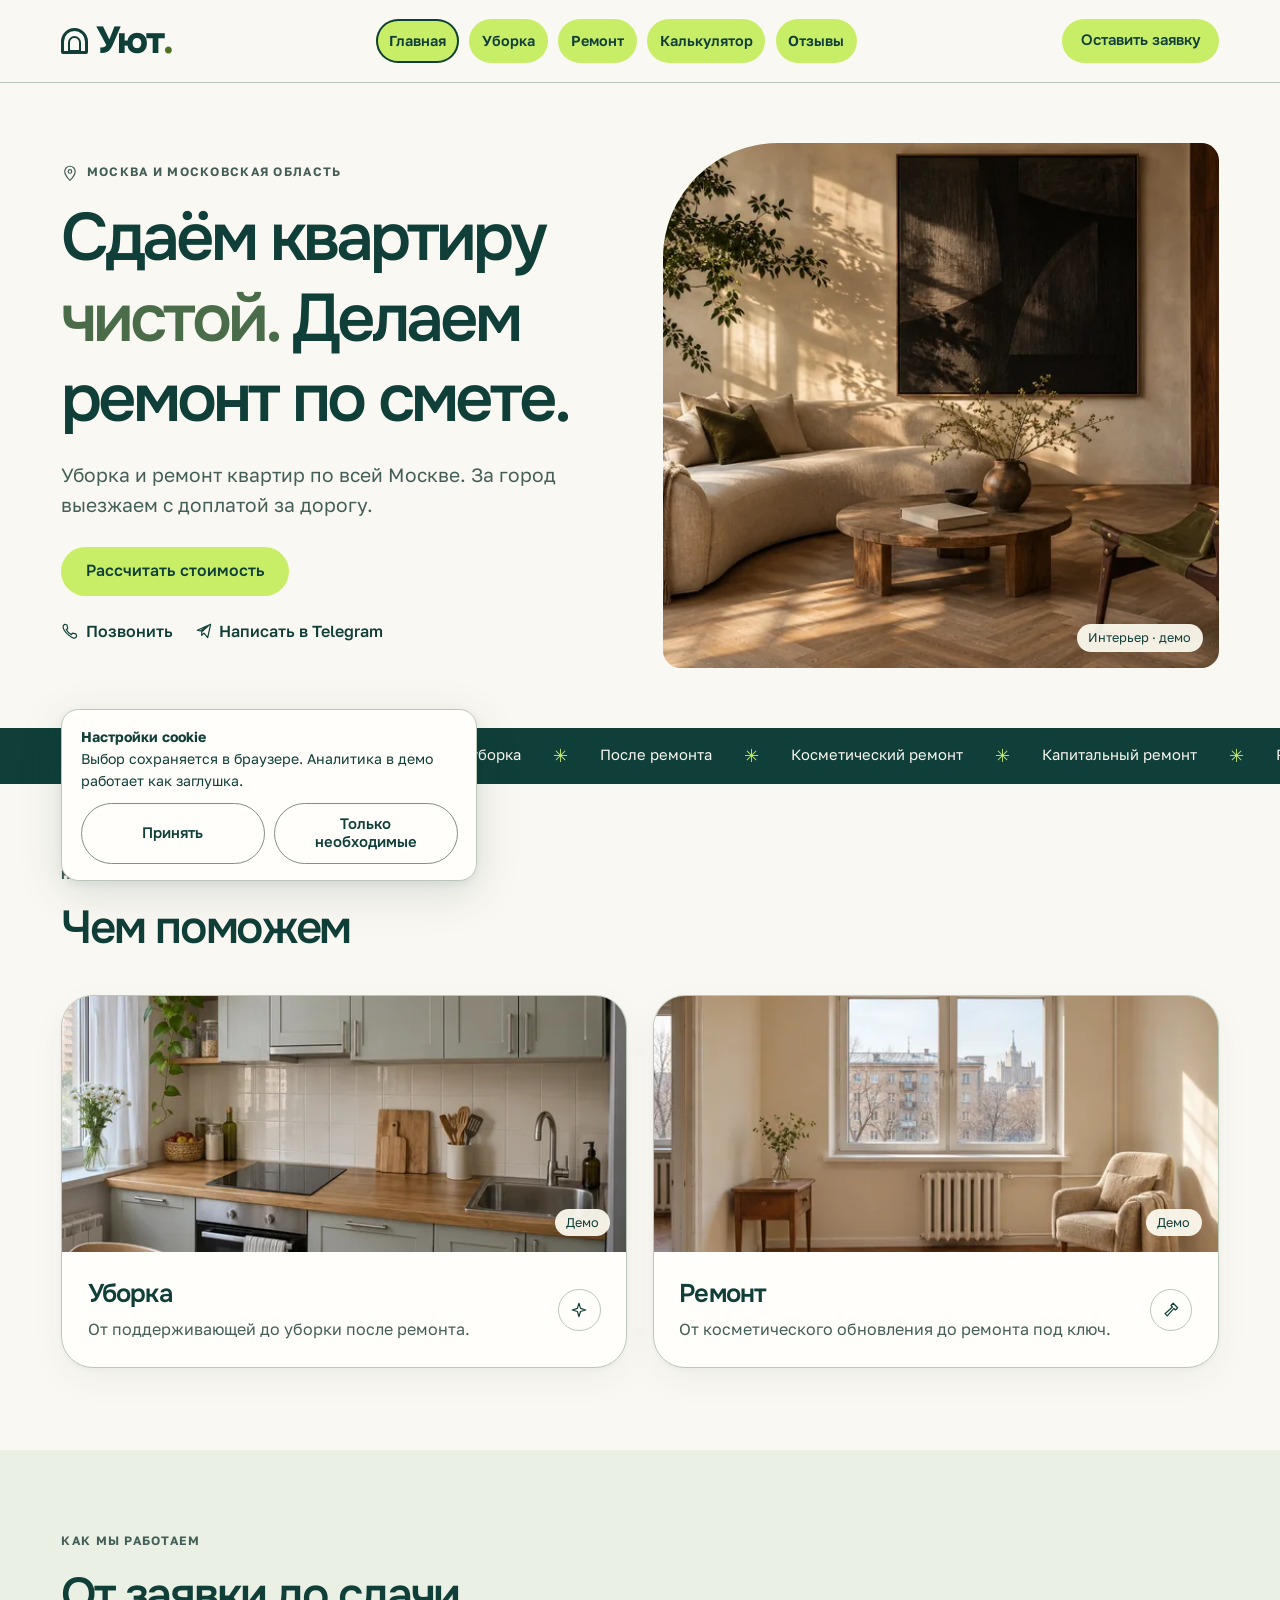
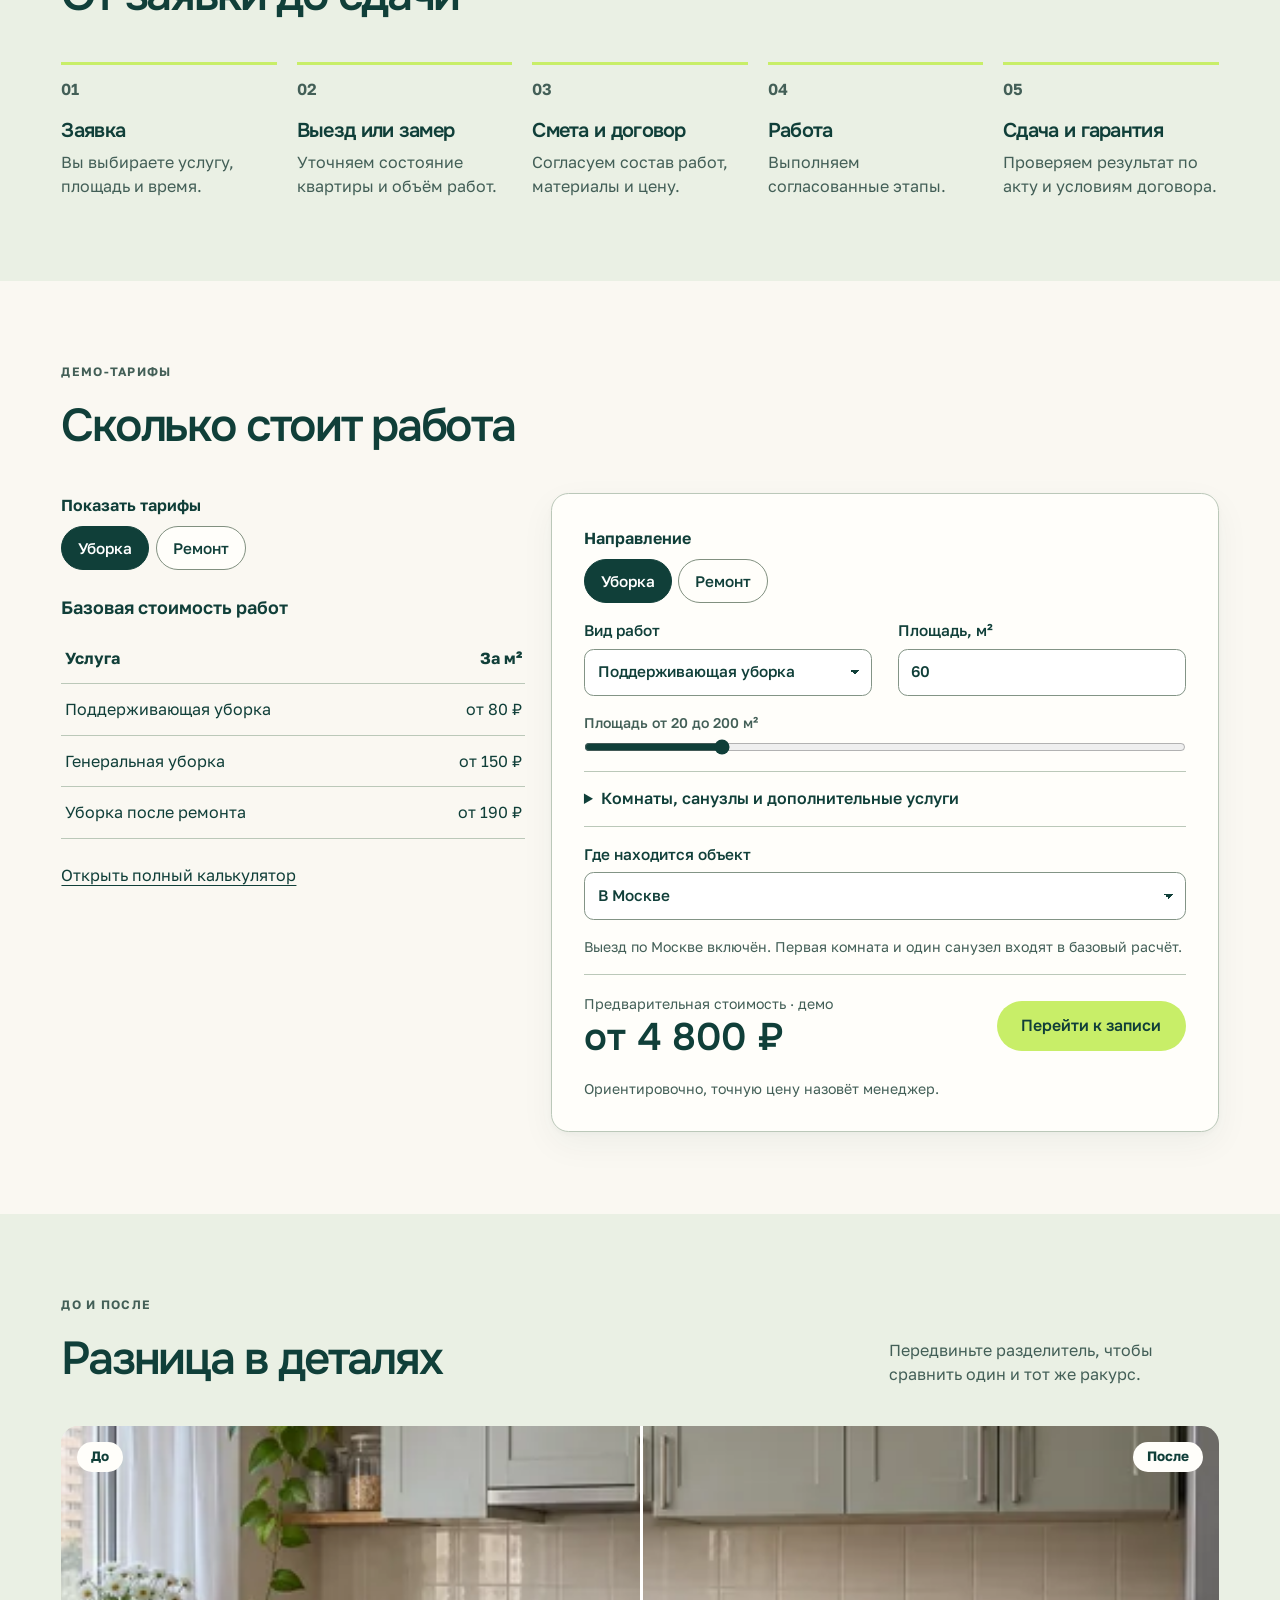
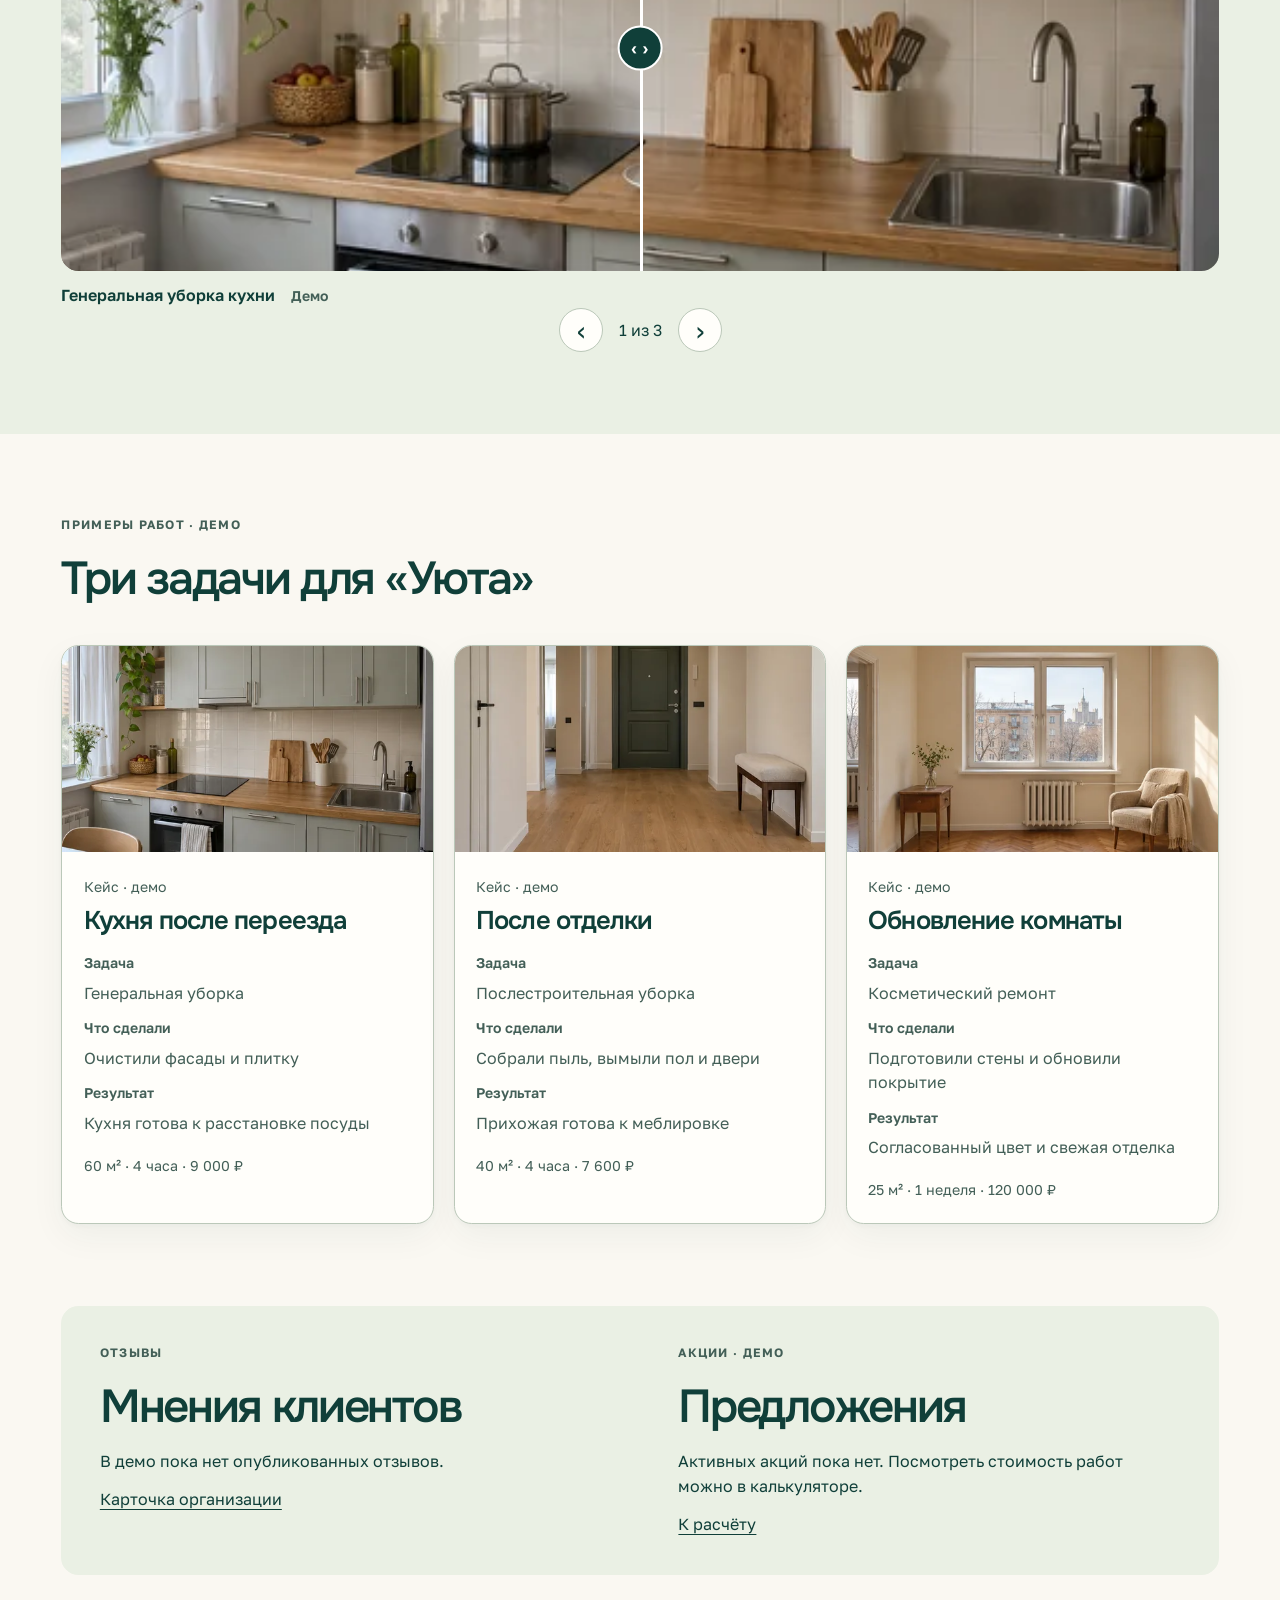
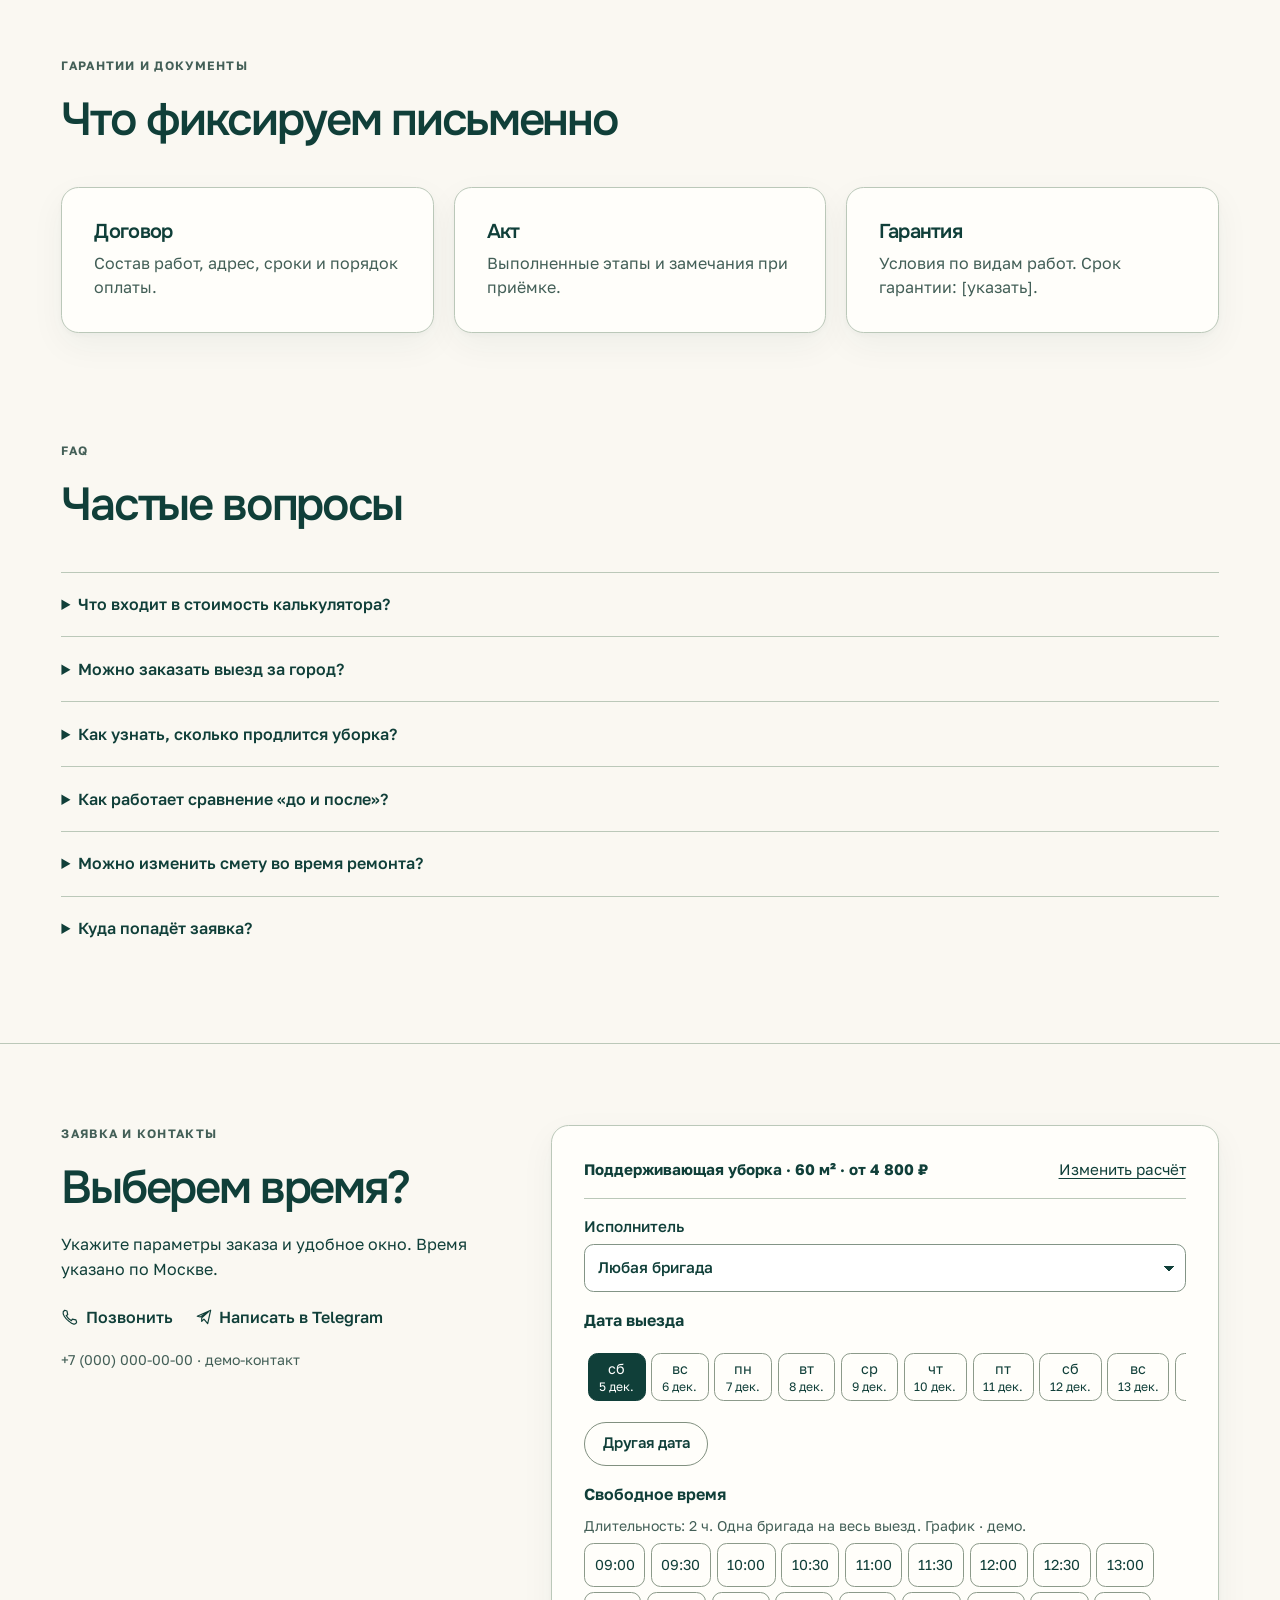
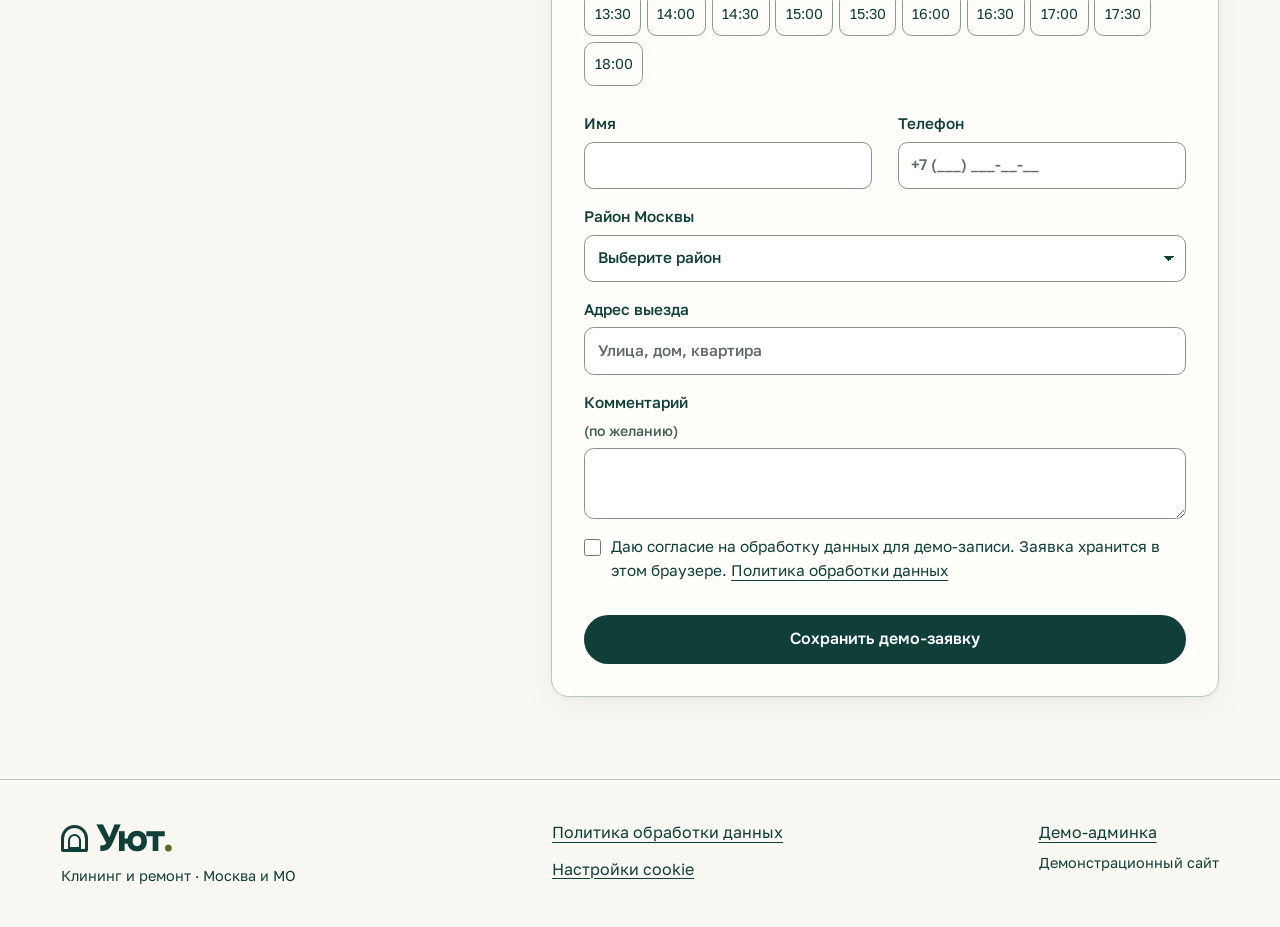
<file: index.html>
<!doctype html>
<html lang="ru">
  <head>
    <meta charset="utf-8" />
    <meta name="viewport" content="width=device-width, initial-scale=1, viewport-fit=cover" />
    <title>Уют | Клининг и ремонт квартир в Москве и МО</title>
    <meta
      name="description"
      content="Подберите уборку или ремонт квартиры, сравните демо-цены и выберите время онлайн."
    />
    <meta name="robots" content="noindex" />
    <meta property="og:locale" content="ru_RU" />
    <meta property="og:type" content="website" />
    <meta property="og:title" content="Уют | Клининг и ремонт квартир в Москве и МО" />
    <meta
      property="og:description"
      content="Подберите уборку или ремонт квартиры, сравните демо-цены и выберите время онлайн."
    />
    <!-- uyut.example — домен-заглушка. Перед публикацией заменить в og:url и og:image. -->
    <meta property="og:url" content="https://uyut.example/index.html" />
    <meta property="og:image" content="https://uyut.example/assets/hero@2x.webp" />
    <link rel="icon" href="assets/favicon.svg" type="image/svg+xml" />
    <link rel="preload" href="assets/heading.woff2" as="font" type="font/woff2" crossorigin />
    <link rel="preload" href="assets/body.woff2" as="font" type="font/woff2" crossorigin />
    <link rel="stylesheet" href="styles.css" />
    <script type="module" src="app.js"></script>
    <script type="module" src="booking.js"></script>
  </head>
  <body>
    <a class="skip" href="#main">К содержанию</a>
    <header class="top">
      <div class="wrap navrow">
        <a class="brand" href="index.html" aria-label="Уют, на главную"
          ><span class="brand-mark" aria-hidden="true"><i></i></span>Уют<span
            class="brand-dot"
            aria-hidden="true"
            >.</span
          ></a
        >
        <nav id="nav" aria-label="Основная навигация">
          <a href="index.html" aria-current="page">Главная</a>
          <a href="cleaning.html">Уборка</a><a href="renovation.html">Ремонт</a
          ><a href="calculator.html">Калькулятор</a><a href="reviews.html">Отзывы</a>
        </nav>
        <a class="btn slim lime navbook" href="index.html#booking">Оставить заявку</a
        ><button class="burger" aria-label="Открыть меню" aria-controls="nav" aria-expanded="false">
          <svg
            class="icon"
            viewBox="0 0 24 24"
            aria-hidden="true"
            fill="none"
            stroke="currentColor"
            stroke-linecap="round"
            stroke-linejoin="round"
            stroke-width="1.6"
          >
            <path d="M3 7h18M3 12h18M3 17h18" />
          </svg>
        </button>
      </div>
    </header>
    <main id="main">
      <div class="wrap hero">
        <div class="hero-copy">
          <p class="eyebrow place">
            <svg
              class="icon"
              viewBox="0 0 24 24"
              aria-hidden="true"
              fill="none"
              stroke="currentColor"
              stroke-linecap="round"
              stroke-linejoin="round"
              stroke-width="1.6"
            >
              <path d="M19 10c0 5-7 12-7 12S5 15 5 10a7 7 0 1 1 14 0Z" />
              <circle cx="12" cy="10" r="2.4" /></svg
            >Москва и Московская область
          </p>
          <h1>Сдаём квартиру <em>чистой.</em> Делаем ремонт по смете.</h1>
          <p class="lead">
            Уборка и ремонт квартир по всей Москве. За город выезжаем с доплатой за дорогу.
          </p>
          <div><a class="btn lime hero-cta" href="#calculator">Рассчитать стоимость</a></div>
          <div class="contact-pair">
            <button type="button" class="text-btn" data-contact="phone">
              <svg
                class="icon"
                viewBox="0 0 24 24"
                aria-hidden="true"
                fill="none"
                stroke="currentColor"
                stroke-linecap="round"
                stroke-linejoin="round"
                stroke-width="1.6"
              >
                <path
                  d="m5 3 3 1 1 5-2 1c1.8 3.5 3.5 5.3 7 7l1-2 5 1 1 3c-1 4-6 3-10-1C5 14 2 8 3 5z"
                /></svg
              >Позвонить</button
            ><button type="button" class="text-btn" data-contact="telegram">
              <svg
                class="icon"
                viewBox="0 0 24 24"
                aria-hidden="true"
                fill="none"
                stroke="currentColor"
                stroke-linecap="round"
                stroke-linejoin="round"
                stroke-width="1.6"
              >
                <path d="m3 11 18-8-4 18-5-6-3 3v-5l9-8-11 7z" /></svg
              >Написать в Telegram
            </button>
          </div>
        </div>
        <figure class="hero-art">
          <img
            src="assets/hero.webp"
            srcset="assets/hero.webp 1x, assets/hero@2x.webp 2x"
            alt="Светлая гостиная с мягкой мебелью, иллюстрация интерьера"
            decoding="async"
            fetchpriority="high"
          />
          <figcaption>Интерьер · демо</figcaption>
        </figure>
      </div>
      <div class="ribbon">
        <div class="wrap">
          <div class="ticker" aria-label="Виды услуг">
            <span>Поддерживающая уборка</span><span>Генеральная уборка</span><span>После ремонта</span
            ><span>Косметический ремонт</span><span>Капитальный ремонт</span><span>Ремонт под ключ</span>
          </div>
        </div>
      </div>
      <section class="wrap section" id="services">
        <div class="section-head">
          <div>
            <p class="eyebrow">Направления</p>
            <h2>Чем поможем</h2>
          </div>
        </div>
        <div class="service-grid">
          <a class="service-card lift" href="cleaning.html"
            ><div class="card-photo">
              <img
                src="assets/after1.webp"
                srcset="assets/after1.webp 1x, assets/after1@2x.webp 2x"
                alt="Кухня после уборки, демо"
                decoding="async"
                loading="lazy"
              /><span class="photo-note">Демо</span>
            </div>
            <div class="card-foot">
              <div>
                <h3>Уборка</h3>
                <p>От поддерживающей до уборки после ремонта.</p>
              </div>
              <span class="round"
                ><svg
                  class="icon"
                  viewBox="0 0 24 24"
                  aria-hidden="true"
                  fill="none"
                  stroke="currentColor"
                  stroke-linecap="round"
                  stroke-linejoin="round"
                  stroke-width="1.6"
                >
                  <path d="m12 3 2.1 6.9L21 12l-6.9 2.1L12 21l-2.1-6.9L3 12l6.9-2.1z" /></svg
              ></span></div></a
          ><a class="service-card lift" href="renovation.html"
            ><div class="card-photo">
              <img
                src="assets/after3.webp"
                srcset="assets/after3.webp 1x, assets/after3@2x.webp 2x"
                alt="Комната с обновлённой отделкой, демо"
                decoding="async"
                loading="lazy"
              /><span class="photo-note">Демо</span>
            </div>
            <div class="card-foot">
              <div>
                <h3>Ремонт</h3>
                <p>От косметического обновления до ремонта под ключ.</p>
              </div>
              <span class="round"
                ><svg
                  class="icon"
                  viewBox="0 0 24 24"
                  aria-hidden="true"
                  fill="none"
                  stroke="currentColor"
                  stroke-linecap="round"
                  stroke-linejoin="round"
                  stroke-width="1.6"
                >
                  <path d="m15 3 6 6-3 3-2-2-9 10-3-3 10-9-2-2z" /></svg
              ></span></div
          ></a>
        </div>
      </section>
      <section class="steps-band">
        <div class="wrap section">
          <div class="section-head">
            <div>
              <p class="eyebrow">Как мы работаем</p>
              <h2>От заявки до сдачи</h2>
            </div>
          </div>
          <ol class="steps">
            <li>
              <h3>Заявка</h3>
              <p>Вы выбираете услугу, площадь и время.</p>
            </li>
            <li>
              <h3>Выезд или замер</h3>
              <p>Уточняем состояние квартиры и объём работ.</p>
            </li>
            <li>
              <h3>Смета и договор</h3>
              <p>Согласуем состав работ, материалы и цену.</p>
            </li>
            <li>
              <h3>Работа</h3>
              <p>Выполняем согласованные этапы.</p>
            </li>
            <li>
              <h3>Сдача и гарантия</h3>
              <p>Проверяем результат по акту и условиям договора.</p>
            </li>
          </ol>
        </div>
      </section>
      <section class="wrap section" id="prices">
        <div class="section-head">
          <div>
            <p class="eyebrow">Демо-тарифы</p>
            <h2>Сколько стоит работа</h2>
          </div>
        </div>
        <div class="price-layout">
          <div class="price-table">
            <fieldset class="chipset" data-choice="prices">
              <legend>Показать тарифы</legend>
              <label class="chip"
                ><input type="radio" name="prices" value="cleaning" checked /><span>Уборка</span></label
              ><label class="chip"
                ><input type="radio" name="prices" value="renovation" /><span>Ремонт</span></label
              >
            </fieldset>
            <table>
              <caption>
                Базовая стоимость работ
              </caption>
              <thead>
                <tr>
                  <th scope="col">Услуга</th>
                  <th scope="col">За м²</th>
                </tr>
              </thead>
              <tbody id="price-rows"></tbody>
            </table>
            <a href="calculator.html">Открыть полный калькулятор</a>
          </div>
          <div class="calculator panel" id="calculator">
            <fieldset class="chipset" data-choice="calc-type">
              <legend>Направление</legend>
              <label class="chip"
                ><input type="radio" name="calc-type" value="cleaning" checked /><span>Уборка</span></label
              ><label class="chip"
                ><input type="radio" name="calc-type" value="renovation" /><span>Ремонт</span></label
              >
            </fieldset>
            <div class="fields">
              <label>Вид работ<select id="kind"></select></label>
              <label
                >Площадь, м²<input
                  id="area"
                  type="number"
                  value="60"
                  min="20"
                  max="200"
                  inputmode="numeric"
              /></label>
            </div>
            <label class="range-label" for="area-slider">Площадь от 20 до 200 м²</label
            ><input type="range" id="area-slider" min="20" max="200" value="60" />
            <details class="calc-more">
              <summary>Комнаты, санузлы и дополнительные услуги</summary>
              <div class="fields">
                <label
                  >Комнаты<select id="rooms">
                    <option>1</option>
                    <option>2</option>
                    <option>3</option>
                    <option>4</option>
                    <option>5</option>
                    <option>6</option>
                    <option>7</option>
                    <option>8</option>
                  </select></label
                ><label
                  >Санузлы<select id="baths">
                    <option>1</option>
                    <option>2</option>
                    <option>3</option>
                    <option>4</option>
                    <option>5</option>
                  </select></label
                >
              </div>
              <fieldset>
                <legend>Дополнительно</legend>
                <div id="extras" class="checks"></div>
              </fieldset>
            </details>
            <label
              >Где находится объект<select id="zone">
                <option value="city">В Москве</option>
                <option value="country">За городом, Московская область</option>
              </select></label
            >
            <p id="trip-note" class="fine"></p>
            <div class="sum">
              <div>
                <small>Предварительная стоимость · демо</small
                ><output id="total" aria-live="polite"></output>
              </div>
              <a class="btn lime" href="#booking">Перейти к записи</a>
            </div>
            <p class="fine">Ориентировочно, точную цену назовёт менеджер.</p>
          </div>
        </div>
      </section>
      <section class="compare-band">
        <div class="wrap section">
          <div class="section-head">
            <div>
              <p class="eyebrow">До и после</p>
              <h2>Разница в деталях</h2>
            </div>
            <p>Передвиньте разделитель, чтобы сравнить один и тот же ракурс.</p>
          </div>
          <figure class="comparison">
            <div class="compare-photo">
              <img
                src="assets/after1.webp"
                srcset="assets/after1.webp 1x, assets/after1@2x.webp 2x"
                alt="Генеральная уборка кухни после работ, демо"
                decoding="async"
                loading="lazy"
              />
              <div class="before">
                <img
                  src="assets/before1.webp"
                  srcset="assets/before1.webp 1x, assets/before1@2x.webp 2x"
                  alt="Генеральная уборка кухни до работ, демо"
                  decoding="async"
                  loading="lazy"
                />
              </div>
              <b class="flag first">До</b><b class="flag last">После</b
              ><span class="divider" aria-hidden="true"><i>‹ ›</i></span
              ><input
                class="compare-range"
                type="range"
                min="0"
                max="100"
                value="50"
                aria-label="Граница сравнения: Генеральная уборка кухни"
              />
            </div>
            <figcaption>Генеральная уборка кухни <small>Демо</small></figcaption>
          </figure>
          <figure class="comparison" hidden>
            <div class="compare-photo">
              <img
                src="assets/after2.webp"
                srcset="assets/after2.webp 1x, assets/after2@2x.webp 2x"
                alt="Прихожая после отделки после работ, демо"
                decoding="async"
                loading="lazy"
              />
              <div class="before">
                <img
                  src="assets/before2.webp"
                  srcset="assets/before2.webp 1x, assets/before2@2x.webp 2x"
                  alt="Прихожая после отделки до работ, демо"
                  decoding="async"
                  loading="lazy"
                />
              </div>
              <b class="flag first">До</b><b class="flag last">После</b
              ><span class="divider" aria-hidden="true"><i>‹ ›</i></span
              ><input
                class="compare-range"
                type="range"
                min="0"
                max="100"
                value="50"
                aria-label="Граница сравнения: Прихожая после отделки"
              />
            </div>
            <figcaption>Прихожая после отделки <small>Демо</small></figcaption>
          </figure>
          <figure class="comparison" hidden>
            <div class="compare-photo">
              <img
                src="assets/after3.webp"
                srcset="assets/after3.webp 1x, assets/after3@2x.webp 2x"
                alt="Косметический ремонт комнаты после работ, демо"
                decoding="async"
                loading="lazy"
              />
              <div class="before">
                <img
                  src="assets/before3.webp"
                  srcset="assets/before3.webp 1x, assets/before3@2x.webp 2x"
                  alt="Косметический ремонт комнаты до работ, демо"
                  decoding="async"
                  loading="lazy"
                />
              </div>
              <b class="flag first">До</b><b class="flag last">После</b
              ><span class="divider" aria-hidden="true"><i>‹ ›</i></span
              ><input
                class="compare-range"
                type="range"
                min="0"
                max="100"
                value="50"
                aria-label="Граница сравнения: Косметический ремонт комнаты"
              />
            </div>
            <figcaption>Косметический ремонт комнаты <small>Демо</small></figcaption>
          </figure>
          <div class="carousel">
            <button data-slide="-1" aria-label="Предыдущий пример">‹</button
            ><span id="slide-count" aria-live="polite">1 из 3</span
            ><button data-slide="1" aria-label="Следующий пример">›</button>
          </div>
        </div>
      </section>
      <section class="wrap section">
        <div class="section-head">
          <div>
            <p class="eyebrow">Примеры работ · демо</p>
            <h2>Три задачи для «Уюта»</h2>
          </div>
        </div>
        <div class="case-grid">
          <article class="case">
            <div class="case-photo">
              <img
                src="assets/after1.webp"
                srcset="assets/after1.webp 1x, assets/after1@2x.webp 2x"
                alt="Кухня после переезда, демо"
                decoding="async"
                loading="lazy"
              />
            </div>
            <div>
              <small>Кейс · демо</small>
              <h3>Кухня после переезда</h3>
              <dl>
                <dt>Задача</dt>
                <dd>Генеральная уборка</dd>
                <dt>Что сделали</dt>
                <dd>Очистили фасады и плитку</dd>
                <dt>Результат</dt>
                <dd>Кухня готова к расстановке посуды</dd>
              </dl>
              <p class="case-meta">60 м² · 4 часа · <span id="case1"></span></p>
            </div>
          </article>
          <article class="case">
            <div class="case-photo">
              <img
                src="assets/after2.webp"
                srcset="assets/after2.webp 1x, assets/after2@2x.webp 2x"
                alt="После отделки, демо"
                decoding="async"
                loading="lazy"
              />
            </div>
            <div>
              <small>Кейс · демо</small>
              <h3>После отделки</h3>
              <dl>
                <dt>Задача</dt>
                <dd>Послестроительная уборка</dd>
                <dt>Что сделали</dt>
                <dd>Собрали пыль, вымыли пол и двери</dd>
                <dt>Результат</dt>
                <dd>Прихожая готова к меблировке</dd>
              </dl>
              <p class="case-meta">40 м² · 4 часа · <span id="case2"></span></p>
            </div>
          </article>
          <article class="case">
            <div class="case-photo">
              <img
                src="assets/after3.webp"
                srcset="assets/after3.webp 1x, assets/after3@2x.webp 2x"
                alt="Обновление комнаты, демо"
                decoding="async"
                loading="lazy"
              />
            </div>
            <div>
              <small>Кейс · демо</small>
              <h3>Обновление комнаты</h3>
              <dl>
                <dt>Задача</dt>
                <dd>Косметический ремонт</dd>
                <dt>Что сделали</dt>
                <dd>Подготовили стены и обновили покрытие</dd>
                <dt>Результат</dt>
                <dd>Согласованный цвет и свежая отделка</dd>
              </dl>
              <p class="case-meta">25 м² · 1 неделя · <span id="case3"></span></p>
            </div>
          </article>
        </div>
      </section>
      <section class="wrap social-grid">
        <div>
          <p class="eyebrow">Отзывы</p>
          <h2>Мнения клиентов</h2>
          <p>В демо пока нет опубликованных отзывов.</p>
          <a href="reviews.html">Карточка организации</a>
        </div>
        <div>
          <p class="eyebrow">Акции · демо</p>
          <h2>Предложения</h2>
          <p>Активных акций пока нет. Посмотреть стоимость работ можно в калькуляторе.</p>
          <a href="#calculator">К расчёту</a>
        </div>
      </section>
      <section class="wrap section">
        <div class="section-head">
          <div>
            <p class="eyebrow">Гарантии и документы</p>
            <h2>Что фиксируем письменно</h2>
          </div>
        </div>
        <div class="docs">
          <article>
            <h3>Договор</h3>
            <p>Состав работ, адрес, сроки и порядок оплаты.</p>
          </article>
          <article>
            <h3>Акт</h3>
            <p>Выполненные этапы и замечания при приёмке.</p>
          </article>
          <article>
            <h3>Гарантия</h3>
            <p>Условия по видам работ. Срок гарантии: [указать].</p>
          </article>
        </div>
      </section>
      <section class="wrap section faq">
        <div class="section-head">
          <div>
            <p class="eyebrow">FAQ</p>
            <h2>Частые вопросы</h2>
          </div>
        </div>
        <div>
          <details>
            <summary>Что входит в стоимость калькулятора?</summary>
            <p>
              Расчёт учитывает вид работ, площадь, комнаты, санузлы, выбранные опции и выезд. Цены
              демонстрационные. Для ремонта показана стоимость работ, материалы согласуются отдельно.
            </p>
          </details>
          <details>
            <summary>Можно заказать выезд за город?</summary>
            <p>
              Да. Выберите Московскую область в калькуляторе. Доплата за выезд появится в расчёте до записи.
              Замер для ремонта бесплатный.
            </p>
          </details>
          <details>
            <summary>Как узнать, сколько продлится уборка?</summary>
            <p>
              После выбора вида уборки и площади форма покажет длительность. В списке остаются варианты, при
              которых одна бригада свободна до конца уборки.
            </p>
          </details>
          <details>
            <summary>Как работает сравнение «до и после»?</summary>
            <p>
              Выберите пример, затем потяните разделитель или используйте клавиши со стрелками. Изображения
              показывают демо-сценарии.
            </p>
          </details>
          <details>
            <summary>Можно изменить смету во время ремонта?</summary>
            <p>
              Дополнительные работы и изменение стоимости согласуют до начала этих работ. В демо показан
              пример порядка согласования.
            </p>
          </details>
          <details>
            <summary>Куда попадёт заявка?</summary>
            <p>
              Только в этот браузер. Сводка откроется после сохранения. Там же можно отменить запись и
              освободить время.
            </p>
          </details>
        </div>
      </section>
      <section id="booking" class="section booking wrap">
        <div class="booking-intro">
          <p class="eyebrow">Заявка и контакты</p>
          <h2>Выберем время?</h2>
          <p>Укажите параметры заказа и удобное окно. Время указано по Москве.</p>
          <div class="contact-pair">
            <button type="button" class="text-btn" data-contact="phone">
              <svg
                class="icon"
                viewBox="0 0 24 24"
                aria-hidden="true"
                fill="none"
                stroke="currentColor"
                stroke-linecap="round"
                stroke-linejoin="round"
                stroke-width="1.6"
              >
                <path
                  d="m5 3 3 1 1 5-2 1c1.8 3.5 3.5 5.3 7 7l1-2 5 1 1 3c-1 4-6 3-10-1C5 14 2 8 3 5z"
                /></svg
              >Позвонить</button
            ><button type="button" class="text-btn" data-contact="telegram">
              <svg
                class="icon"
                viewBox="0 0 24 24"
                aria-hidden="true"
                fill="none"
                stroke="currentColor"
                stroke-linecap="round"
                stroke-linejoin="round"
                stroke-width="1.6"
              >
                <path d="m3 11 18-8-4 18-5-6-3 3v-5l9-8-11 7z" /></svg
              >Написать в Telegram
            </button>
          </div>
          <p class="fine">+7 (000) 000-00-00 · демо-контакт</p>
        </div>
        <noscript><p>Для расчёта и локальной записи включите JavaScript в браузере.</p></noscript>
        <form method="dialog" id="book-form" class="panel" autocomplete="off">
          <div class="form-summary">
            <strong id="order-line"></strong><a href="#calculator">Изменить расчёт</a>
          </div>
          <label id="crew-label">Исполнитель<select id="crew"></select></label>
          <fieldset>
            <legend>Дата выезда</legend>
            <div class="days" id="days"></div>
            <button type="button" class="btn plain small" id="other-date">Другая дата</button>
          </fieldset>
          <fieldset>
            <legend>Свободное время</legend>
            <p id="duration" class="fine"></p>
            <div class="times" id="times"></div>
          </fieldset>
          <div class="fields">
            <label>Имя<input name="name" maxlength="80" required autocomplete="given-name" /></label
            ><label
              >Телефон<input
                type="tel"
                name="phone"
                placeholder="+7 (___) ___-__-__"
                maxlength="32"
                autocomplete="tel"
                required
            /></label>
          </div>
          <label id="district-label">Район Москвы<select name="district"></select></label>
          <label id="town-label" hidden>Населённый пункт в МО<input name="town" maxlength="100" /></label>
          <label
            >Адрес выезда<input name="address" maxlength="200" required placeholder="Улица, дом, квартира"
          /></label>
          <label
            >Комментарий <span class="fine">(по желанию)</span
            ><textarea name="comment" rows="2" maxlength="700"></textarea>
          </label>
          <div class="trap" aria-hidden="true">
            <label>Оставьте поле пустым<input name="website" autocomplete="off" tabindex="-1" /></label>
          </div>
          <label class="check"
            ><input type="checkbox" required name="consent" /><span
              >Даю согласие на обработку данных для демо-записи. Заявка хранится в этом браузере.
              <a href="privacy.html" target="_blank" rel="noopener">Политика обработки данных</a></span
            ></label
          >
          <p id="booking-status" class="message" role="status"></p>
          <button class="btn dark" type="submit" disabled>Сохранить демо-заявку</button>
        </form>
      </section>
      <dialog id="calendar" aria-labelledby="cal-title">
        <div class="dialog-top">
          <h2 id="cal-title">Другая дата</h2>
          <button type="button" data-close aria-label="Закрыть календарь">×</button>
        </div>
        <div class="cal-nav">
          <button type="button" id="prev-month" aria-label="Предыдущий месяц">‹</button
          ><strong id="cal-month" aria-live="polite"></strong
          ><button type="button" id="next-month" aria-label="Следующий месяц">›</button>
        </div>
        <div class="cal-grid" id="cal-grid"></div>
        <p class="fine">Серым отмечены недоступные дни. Запись открыта на 60 дней.</p>
      </dialog>
    </main>
    <footer>
      <div class="wrap foot">
        <div>
          <a class="brand" href="index.html" aria-label="Уют, на главную"
            ><span class="brand-mark" aria-hidden="true"><i></i></span>Уют<span
              class="brand-dot"
              aria-hidden="true"
              >.</span
            ></a
          >
          <p>Клининг и ремонт · Москва и МО</p>
        </div>
        <div>
          <a href="privacy.html">Политика обработки данных</a
          ><button class="link" data-cookies>Настройки cookie</button>
        </div>
        <div><a href="#admin">Демо-админка</a><span>Демонстрационный сайт</span></div>
      </div>
    </footer>
    <a class="dock btn lime" href="#booking">Оставить заявку</a>
    <aside class="cookies" aria-label="Настройки cookie" hidden>
      <p>
        <strong>Настройки cookie</strong><br />Выбор сохраняется в браузере. Аналитика в демо работает как
        заглушка.
      </p>
      <div>
        <button class="btn plain small" data-cookie="all">Принять</button
        ><button class="btn plain small" data-cookie="essential">Только необходимые</button>
      </div>
    </aside>
    <dialog id="contact" aria-labelledby="contact-title">
      <div class="dialog-top">
        <h2 id="contact-title">Контакты</h2>
        <button data-close aria-label="Закрыть">×</button>
      </div>
      <p id="contact-text"></p>
      <a class="btn dark" href="index.html#booking">К демо-записи</a>
    </dialog>
    <dialog id="admin" class="admin" aria-labelledby="admin-title">
      <div class="dialog-top">
        <h2 id="admin-title">Демо-админка</h2>
        <button data-close aria-label="Закрыть админку">×</button>
      </div>
      <div id="admin-content"></div>
    </dialog>
  </body>
</html>
</file>
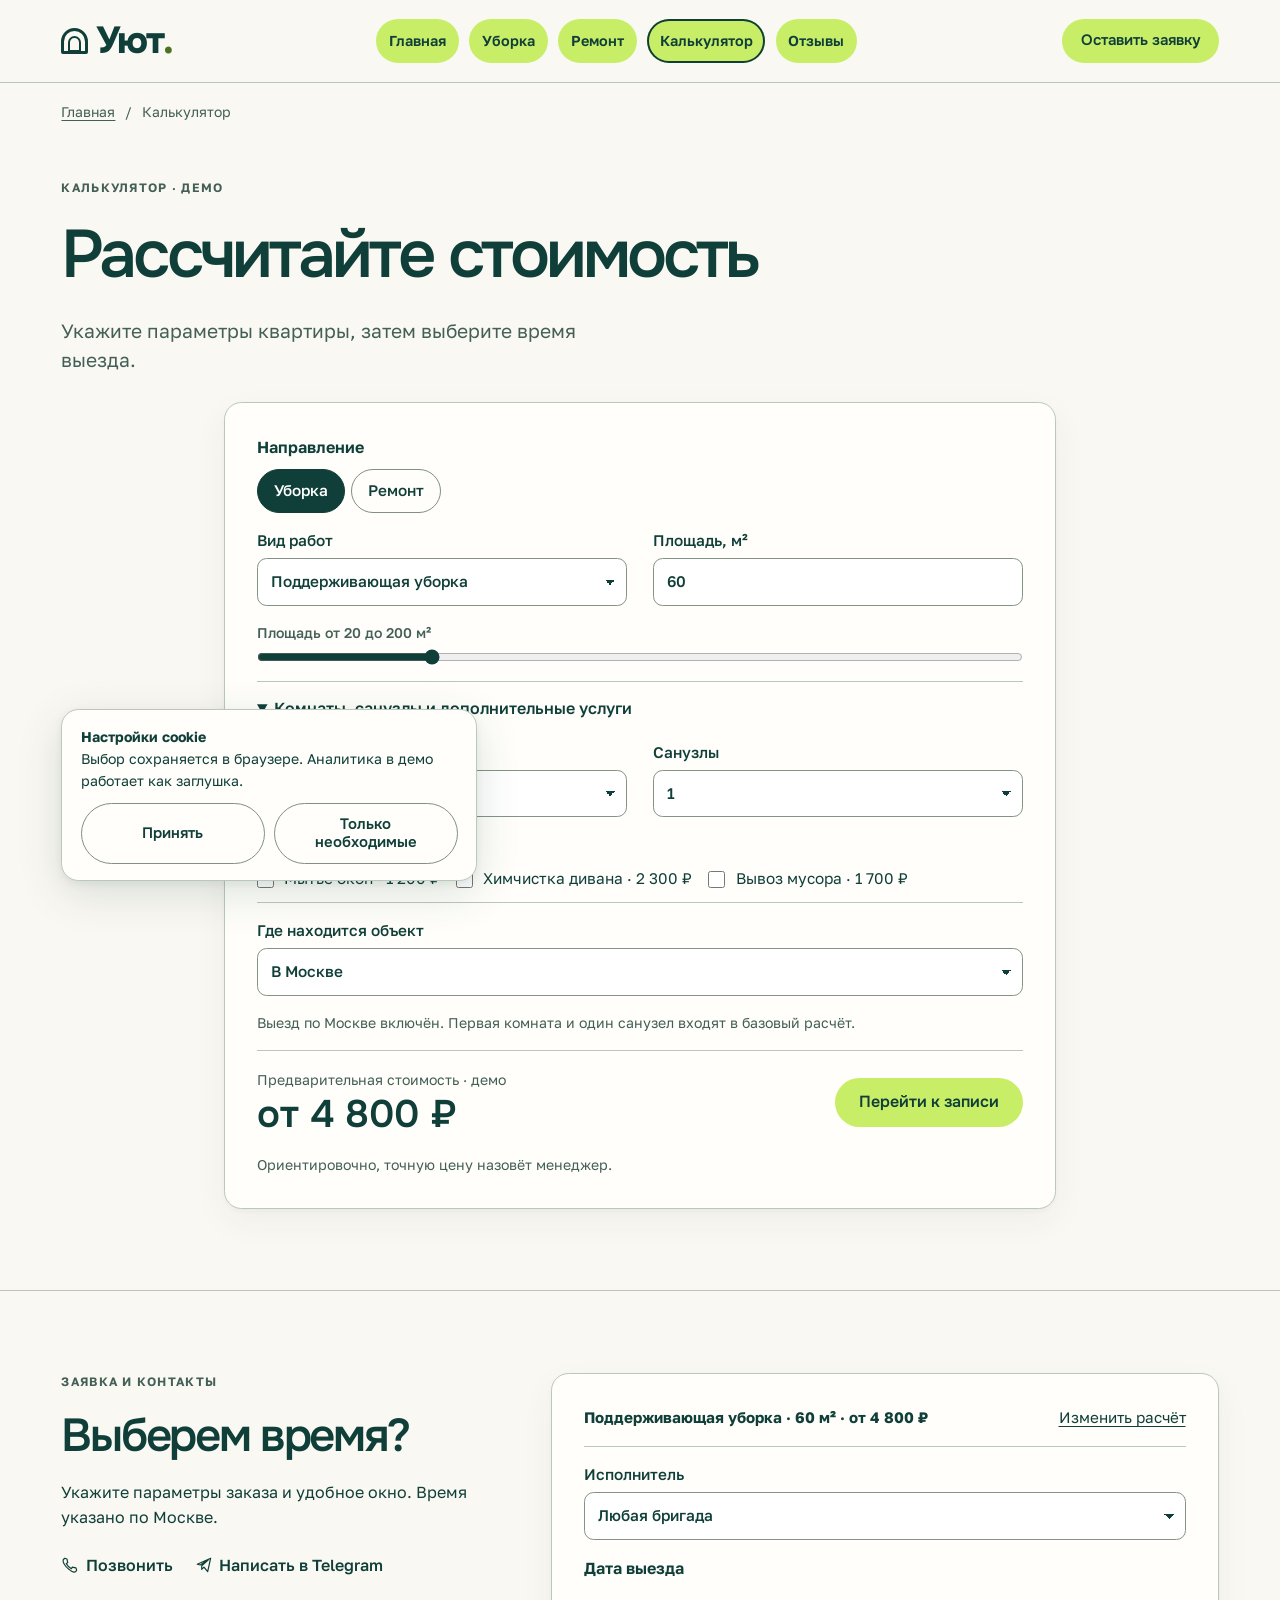
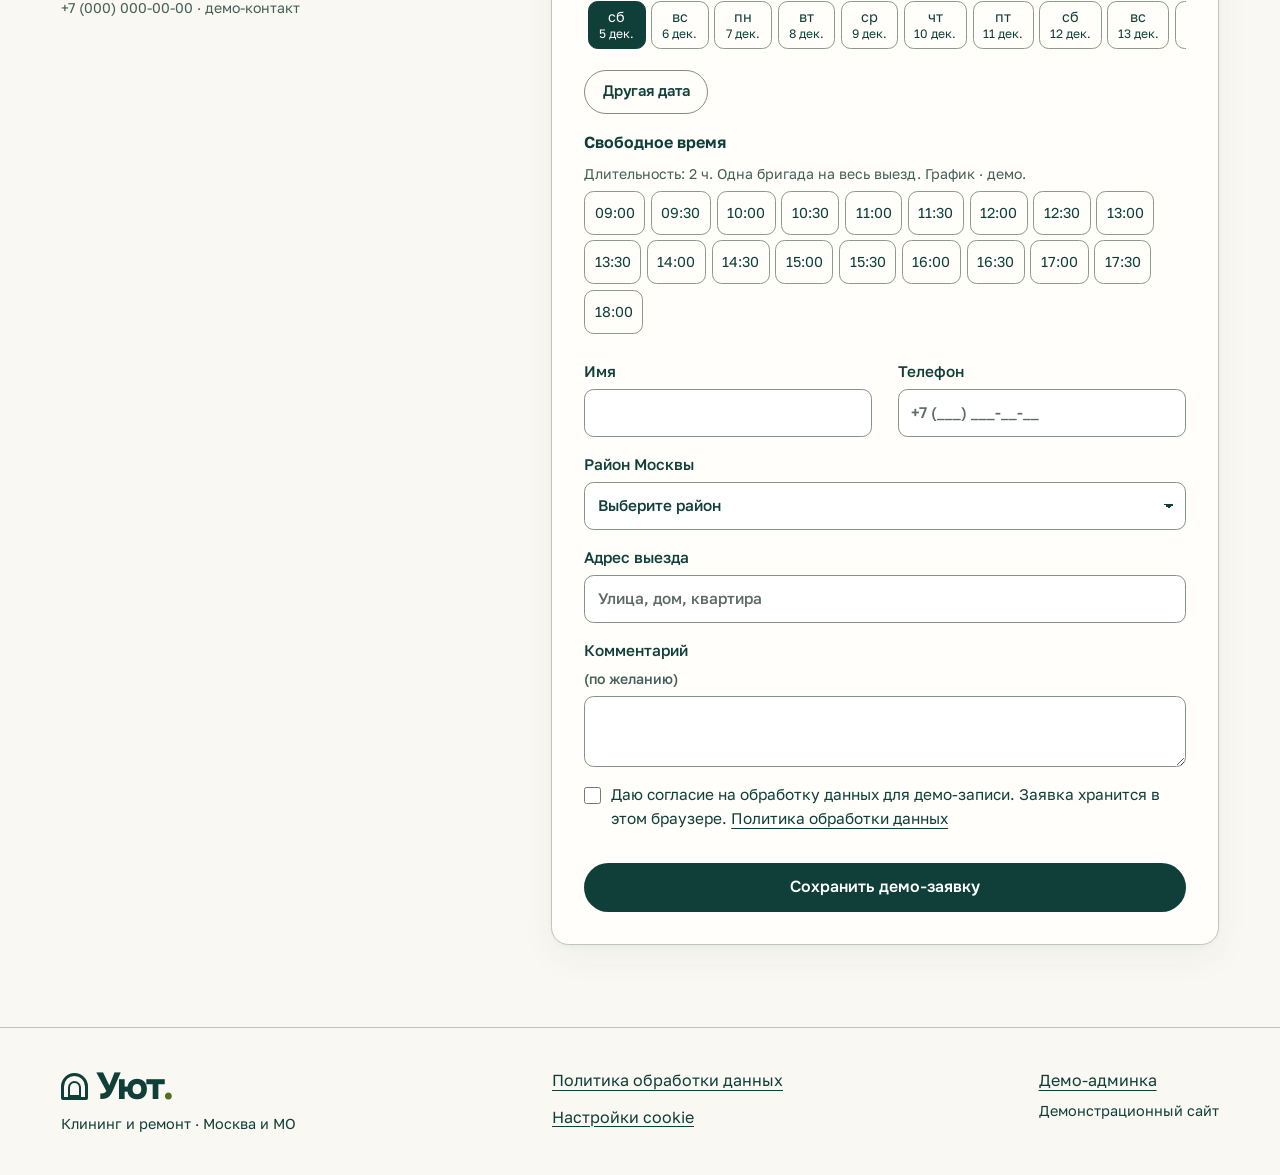
<file: calculator.html>
<!doctype html>
<html lang="ru">
  <head>
    <meta charset="utf-8" />
    <meta name="viewport" content="width=device-width, initial-scale=1, viewport-fit=cover" />
    <title>Калькулятор уборки и ремонта | Уют</title>
    <meta
      name="description"
      content="Рассчитайте демо-цену по площади и выберите свободное время бригады или замерщика."
    />
    <meta name="robots" content="noindex" />
    <meta property="og:locale" content="ru_RU" />
    <meta property="og:type" content="website" />
    <meta property="og:title" content="Калькулятор уборки и ремонта | Уют" />
    <meta
      property="og:description"
      content="Рассчитайте демо-цену по площади и выберите свободное время бригады или замерщика."
    />
    <!-- uyut.example — домен-заглушка. Перед публикацией заменить в og:url и og:image. -->
    <meta property="og:url" content="https://uyut.example/calculator.html" />
    <meta property="og:image" content="https://uyut.example/assets/after2@2x.webp" />
    <link rel="icon" href="assets/icon-calculator.svg" type="image/svg+xml" />
    <link rel="preload" href="assets/heading.woff2" as="font" type="font/woff2" crossorigin />
    <link rel="preload" href="assets/body.woff2" as="font" type="font/woff2" crossorigin />
    <link rel="stylesheet" href="styles.css" />
    <script type="module" src="app.js"></script>
    <script type="module" src="booking.js"></script>
  </head>
  <body>
    <a class="skip" href="#main">К содержанию</a>
    <header class="top">
      <div class="wrap navrow">
        <a class="brand" href="index.html" aria-label="Уют, на главную"
          ><span class="brand-mark" aria-hidden="true"><i></i></span>Уют<span
            class="brand-dot"
            aria-hidden="true"
            >.</span
          ></a
        >
        <nav id="nav" aria-label="Основная навигация">
          <a href="index.html">Главная</a>
          <a href="cleaning.html">Уборка</a><a href="renovation.html">Ремонт</a
          ><a href="calculator.html" aria-current="page">Калькулятор</a><a href="reviews.html">Отзывы</a>
        </nav>
        <a class="btn slim lime navbook" href="index.html#booking">Оставить заявку</a
        ><button class="burger" aria-label="Открыть меню" aria-controls="nav" aria-expanded="false">
          <svg
            class="icon"
            viewBox="0 0 24 24"
            aria-hidden="true"
            fill="none"
            stroke="currentColor"
            stroke-linecap="round"
            stroke-linejoin="round"
            stroke-width="1.6"
          >
            <path d="M3 7h18M3 12h18M3 17h18" />
          </svg>
        </button>
      </div>
    </header>
    <nav class="crumb wrap" aria-label="Хлебные крошки">
      <a href="index.html">Главная</a> <span aria-hidden="true">/</span>
      <span aria-current="page">Калькулятор</span>
    </nav>
    <main id="main">
      <section class="wrap first section">
        <p class="eyebrow">Калькулятор · демо</p>
        <h1>Рассчитайте стоимость</h1>
        <p class="lead">Укажите параметры квартиры, затем выберите время выезда.</p>
        <div class="calculator panel" id="calculator">
          <fieldset class="chipset" data-choice="calc-type">
            <legend>Направление</legend>
            <label class="chip"
              ><input type="radio" name="calc-type" value="cleaning" checked /><span>Уборка</span></label
            ><label class="chip"
              ><input type="radio" name="calc-type" value="renovation" /><span>Ремонт</span></label
            >
          </fieldset>
          <div class="fields">
            <label>Вид работ<select id="kind"></select></label>
            <label
              >Площадь, м²<input id="area" type="number" value="60" min="20" max="200" inputmode="numeric"
            /></label>
          </div>
          <label class="range-label" for="area-slider">Площадь от 20 до 200 м²</label
          ><input type="range" id="area-slider" min="20" max="200" value="60" />
          <details class="calc-more" open>
            <summary>Комнаты, санузлы и дополнительные услуги</summary>
            <div class="fields">
              <label
                >Комнаты<select id="rooms">
                  <option>1</option>
                  <option>2</option>
                  <option>3</option>
                  <option>4</option>
                  <option>5</option>
                  <option>6</option>
                  <option>7</option>
                  <option>8</option>
                </select></label
              ><label
                >Санузлы<select id="baths">
                  <option>1</option>
                  <option>2</option>
                  <option>3</option>
                  <option>4</option>
                  <option>5</option>
                </select></label
              >
            </div>
            <fieldset>
              <legend>Дополнительно</legend>
              <div id="extras" class="checks"></div>
            </fieldset>
          </details>
          <label
            >Где находится объект<select id="zone">
              <option value="city">В Москве</option>
              <option value="country">За городом, Московская область</option>
            </select></label
          >
          <p id="trip-note" class="fine"></p>
          <div class="sum">
            <div>
              <small>Предварительная стоимость · демо</small><output id="total" aria-live="polite"></output>
            </div>
            <a class="btn lime" href="#booking">Перейти к записи</a>
          </div>
          <p class="fine">Ориентировочно, точную цену назовёт менеджер.</p>
        </div>
      </section>
      <section id="booking" class="section booking wrap">
        <div class="booking-intro">
          <p class="eyebrow">Заявка и контакты</p>
          <h2>Выберем время?</h2>
          <p>Укажите параметры заказа и удобное окно. Время указано по Москве.</p>
          <div class="contact-pair">
            <button type="button" class="text-btn" data-contact="phone">
              <svg
                class="icon"
                viewBox="0 0 24 24"
                aria-hidden="true"
                fill="none"
                stroke="currentColor"
                stroke-linecap="round"
                stroke-linejoin="round"
                stroke-width="1.6"
              >
                <path
                  d="m5 3 3 1 1 5-2 1c1.8 3.5 3.5 5.3 7 7l1-2 5 1 1 3c-1 4-6 3-10-1C5 14 2 8 3 5z"
                /></svg
              >Позвонить</button
            ><button type="button" class="text-btn" data-contact="telegram">
              <svg
                class="icon"
                viewBox="0 0 24 24"
                aria-hidden="true"
                fill="none"
                stroke="currentColor"
                stroke-linecap="round"
                stroke-linejoin="round"
                stroke-width="1.6"
              >
                <path d="m3 11 18-8-4 18-5-6-3 3v-5l9-8-11 7z" /></svg
              >Написать в Telegram
            </button>
          </div>
          <p class="fine">+7 (000) 000-00-00 · демо-контакт</p>
        </div>
        <noscript><p>Для расчёта и локальной записи включите JavaScript в браузере.</p></noscript>
        <form method="dialog" id="book-form" class="panel" autocomplete="off">
          <div class="form-summary">
            <strong id="order-line"></strong><a href="#calculator">Изменить расчёт</a>
          </div>
          <label id="crew-label">Исполнитель<select id="crew"></select></label>
          <fieldset>
            <legend>Дата выезда</legend>
            <div class="days" id="days"></div>
            <button type="button" class="btn plain small" id="other-date">Другая дата</button>
          </fieldset>
          <fieldset>
            <legend>Свободное время</legend>
            <p id="duration" class="fine"></p>
            <div class="times" id="times"></div>
          </fieldset>
          <div class="fields">
            <label>Имя<input name="name" maxlength="80" required autocomplete="given-name" /></label
            ><label
              >Телефон<input
                type="tel"
                name="phone"
                placeholder="+7 (___) ___-__-__"
                maxlength="32"
                autocomplete="tel"
                required
            /></label>
          </div>
          <label id="district-label">Район Москвы<select name="district"></select></label>
          <label id="town-label" hidden>Населённый пункт в МО<input name="town" maxlength="100" /></label>
          <label
            >Адрес выезда<input name="address" maxlength="200" required placeholder="Улица, дом, квартира"
          /></label>
          <label
            >Комментарий <span class="fine">(по желанию)</span
            ><textarea name="comment" rows="2" maxlength="700"></textarea>
          </label>
          <div class="trap" aria-hidden="true">
            <label>Оставьте поле пустым<input name="website" autocomplete="off" tabindex="-1" /></label>
          </div>
          <label class="check"
            ><input type="checkbox" required name="consent" /><span
              >Даю согласие на обработку данных для демо-записи. Заявка хранится в этом браузере.
              <a href="privacy.html" target="_blank" rel="noopener">Политика обработки данных</a></span
            ></label
          >
          <p id="booking-status" class="message" role="status"></p>
          <button class="btn dark" type="submit" disabled>Сохранить демо-заявку</button>
        </form>
      </section>
      <dialog id="calendar" aria-labelledby="cal-title">
        <div class="dialog-top">
          <h2 id="cal-title">Другая дата</h2>
          <button type="button" data-close aria-label="Закрыть календарь">×</button>
        </div>
        <div class="cal-nav">
          <button type="button" id="prev-month" aria-label="Предыдущий месяц">‹</button
          ><strong id="cal-month" aria-live="polite"></strong
          ><button type="button" id="next-month" aria-label="Следующий месяц">›</button>
        </div>
        <div class="cal-grid" id="cal-grid"></div>
        <p class="fine">Серым отмечены недоступные дни. Запись открыта на 60 дней.</p>
      </dialog>
    </main>
    <footer>
      <div class="wrap foot">
        <div>
          <a class="brand" href="index.html" aria-label="Уют, на главную"
            ><span class="brand-mark" aria-hidden="true"><i></i></span>Уют<span
              class="brand-dot"
              aria-hidden="true"
              >.</span
            ></a
          >
          <p>Клининг и ремонт · Москва и МО</p>
        </div>
        <div>
          <a href="privacy.html">Политика обработки данных</a
          ><button class="link" data-cookies>Настройки cookie</button>
        </div>
        <div><a href="#admin">Демо-админка</a><span>Демонстрационный сайт</span></div>
      </div>
    </footer>
    <a class="dock btn lime" href="#booking">Оставить заявку</a>
    <aside class="cookies" aria-label="Настройки cookie" hidden>
      <p>
        <strong>Настройки cookie</strong><br />Выбор сохраняется в браузере. Аналитика в демо работает как
        заглушка.
      </p>
      <div>
        <button class="btn plain small" data-cookie="all">Принять</button
        ><button class="btn plain small" data-cookie="essential">Только необходимые</button>
      </div>
    </aside>
    <dialog id="contact" aria-labelledby="contact-title">
      <div class="dialog-top">
        <h2 id="contact-title">Контакты</h2>
        <button data-close aria-label="Закрыть">×</button>
      </div>
      <p id="contact-text"></p>
      <a class="btn dark" href="index.html#booking">К демо-записи</a>
    </dialog>
    <dialog id="admin" class="admin" aria-labelledby="admin-title">
      <div class="dialog-top">
        <h2 id="admin-title">Демо-админка</h2>
        <button data-close aria-label="Закрыть админку">×</button>
      </div>
      <div id="admin-content"></div>
    </dialog>
  </body>
</html>
</file>
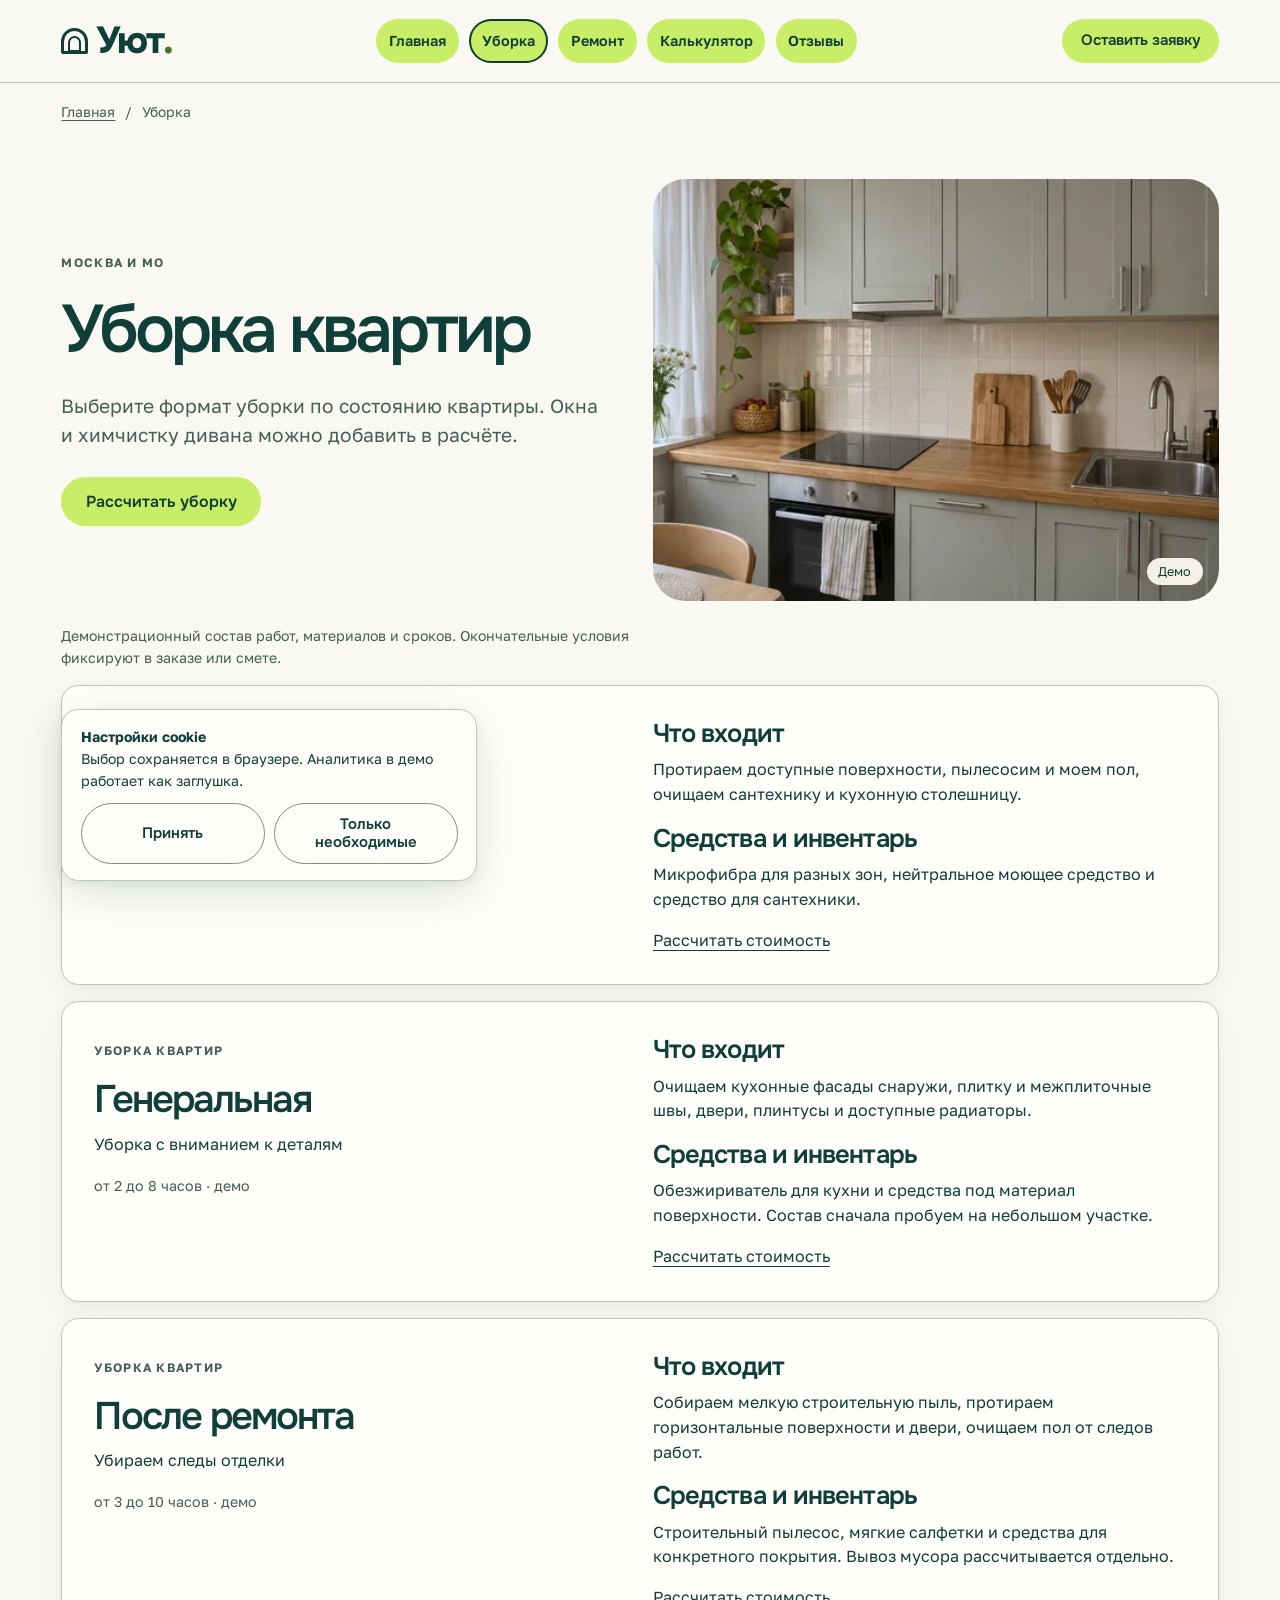
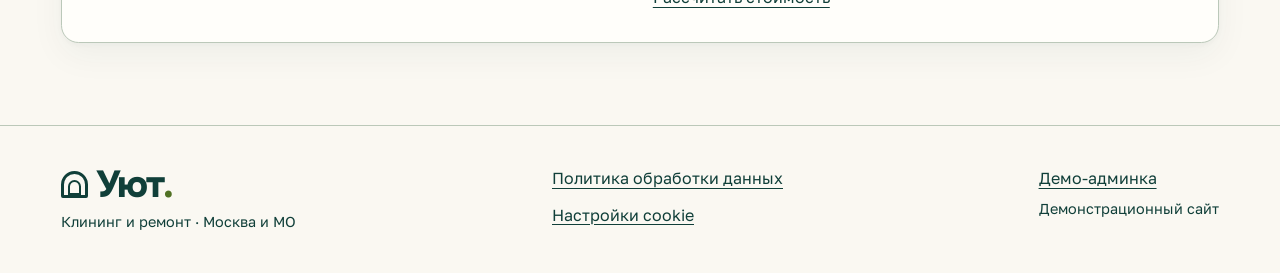
<file: cleaning.html>
<!doctype html>
<html lang="ru">
  <head>
    <meta charset="utf-8" />
    <meta name="viewport" content="width=device-width, initial-scale=1, viewport-fit=cover" />
    <title>Уборка квартир в Москве и МО | Уют</title>
    <meta
      name="description"
      content="Поддерживающая, генеральная и послестроительная уборка. Состав работ, средства и демо-сроки."
    />
    <meta name="robots" content="noindex" />
    <meta property="og:locale" content="ru_RU" />
    <meta property="og:type" content="website" />
    <meta property="og:title" content="Уборка квартир в Москве и МО | Уют" />
    <meta
      property="og:description"
      content="Поддерживающая, генеральная и послестроительная уборка. Состав работ, средства и демо-сроки."
    />
    <!-- uyut.example — домен-заглушка. Перед публикацией заменить в og:url и og:image. -->
    <meta property="og:url" content="https://uyut.example/cleaning.html" />
    <meta property="og:image" content="https://uyut.example/assets/after1@2x.webp" />
    <link rel="icon" href="assets/icon-cleaning.svg" type="image/svg+xml" />
    <link rel="preload" href="assets/heading.woff2" as="font" type="font/woff2" crossorigin />
    <link rel="preload" href="assets/body.woff2" as="font" type="font/woff2" crossorigin />
    <link rel="stylesheet" href="styles.css" />
    <script type="module" src="app.js"></script>
    <script type="module" src="booking.js"></script>
  </head>
  <body>
    <a class="skip" href="#main">К содержанию</a>
    <header class="top">
      <div class="wrap navrow">
        <a class="brand" href="index.html" aria-label="Уют, на главную"
          ><span class="brand-mark" aria-hidden="true"><i></i></span>Уют<span
            class="brand-dot"
            aria-hidden="true"
            >.</span
          ></a
        >
        <nav id="nav" aria-label="Основная навигация">
          <a href="index.html">Главная</a>
          <a href="cleaning.html" aria-current="page">Уборка</a><a href="renovation.html">Ремонт</a
          ><a href="calculator.html">Калькулятор</a><a href="reviews.html">Отзывы</a>
        </nav>
        <a class="btn slim lime navbook" href="index.html#booking">Оставить заявку</a
        ><button class="burger" aria-label="Открыть меню" aria-controls="nav" aria-expanded="false">
          <svg
            class="icon"
            viewBox="0 0 24 24"
            aria-hidden="true"
            fill="none"
            stroke="currentColor"
            stroke-linecap="round"
            stroke-linejoin="round"
            stroke-width="1.6"
          >
            <path d="M3 7h18M3 12h18M3 17h18" />
          </svg>
        </button>
      </div>
    </header>
    <nav class="crumb wrap" aria-label="Хлебные крошки">
      <a href="index.html">Главная</a> <span aria-hidden="true">/</span>
      <span aria-current="page">Уборка</span>
    </nav>
    <main id="main">
      <div class="wrap section first">
        <div class="inner-hero">
          <div>
            <p class="eyebrow">Москва и МО</p>
            <h1>Уборка квартир</h1>
            <p class="lead">
              Выберите формат уборки по состоянию квартиры. Окна и химчистку дивана можно добавить в
              расчёте.
            </p>
            <a class="btn lime" href="calculator.html?kind=regular">Рассчитать уборку</a>
          </div>
          <figure>
            <img
              src="assets/after1.webp"
              srcset="assets/after1.webp 1x, assets/after1@2x.webp 2x"
              alt="Уборка квартир, демо"
              decoding="async"
              loading="lazy"
            />
            <figcaption>Демо</figcaption>
          </figure>
        </div>
        <p class="fine">
          Демонстрационный состав работ, материалов и сроков. Окончательные условия фиксируют в заказе или
          смете.
        </p>
        <article class="service-detail">
          <div>
            <p class="eyebrow">Уборка квартир</p>
            <h2>Поддерживающая</h2>
            <p>Регулярная уборка квартиры</p>
            <span class="duration">от 1 до 6 часов · демо</span>
          </div>
          <div>
            <h3>Что входит</h3>
            <p>
              Протираем доступные поверхности, пылесосим и моем пол, очищаем сантехнику и кухонную
              столешницу.
            </p>
            <h3>Средства и инвентарь</h3>
            <p>Микрофибра для разных зон, нейтральное моющее средство и средство для сантехники.</p>
            <a href="calculator.html?kind=regular">Рассчитать стоимость</a>
          </div>
        </article>
        <article class="service-detail">
          <div>
            <p class="eyebrow">Уборка квартир</p>
            <h2>Генеральная</h2>
            <p>Уборка с вниманием к деталям</p>
            <span class="duration">от 2 до 8 часов · демо</span>
          </div>
          <div>
            <h3>Что входит</h3>
            <p>
              Очищаем кухонные фасады снаружи, плитку и межплиточные швы, двери, плинтусы и доступные
              радиаторы.
            </p>
            <h3>Средства и инвентарь</h3>
            <p>
              Обезжириватель для кухни и средства под материал поверхности. Состав сначала пробуем на
              небольшом участке.
            </p>
            <a href="calculator.html?kind=deep">Рассчитать стоимость</a>
          </div>
        </article>
        <article class="service-detail">
          <div>
            <p class="eyebrow">Уборка квартир</p>
            <h2>После ремонта</h2>
            <p>Убираем следы отделки</p>
            <span class="duration">от 3 до 10 часов · демо</span>
          </div>
          <div>
            <h3>Что входит</h3>
            <p>
              Собираем мелкую строительную пыль, протираем горизонтальные поверхности и двери, очищаем пол
              от следов работ.
            </p>
            <h3>Средства и инвентарь</h3>
            <p>
              Строительный пылесос, мягкие салфетки и средства для конкретного покрытия. Вывоз мусора
              рассчитывается отдельно.
            </p>
            <a href="calculator.html?kind=post">Рассчитать стоимость</a>
          </div>
        </article>
      </div>
    </main>
    <footer>
      <div class="wrap foot">
        <div>
          <a class="brand" href="index.html" aria-label="Уют, на главную"
            ><span class="brand-mark" aria-hidden="true"><i></i></span>Уют<span
              class="brand-dot"
              aria-hidden="true"
              >.</span
            ></a
          >
          <p>Клининг и ремонт · Москва и МО</p>
        </div>
        <div>
          <a href="privacy.html">Политика обработки данных</a
          ><button class="link" data-cookies>Настройки cookie</button>
        </div>
        <div><a href="#admin">Демо-админка</a><span>Демонстрационный сайт</span></div>
      </div>
    </footer>
    <a class="dock btn lime" href="calculator.html#booking">Оставить заявку</a>
    <aside class="cookies" aria-label="Настройки cookie" hidden>
      <p>
        <strong>Настройки cookie</strong><br />Выбор сохраняется в браузере. Аналитика в демо работает как
        заглушка.
      </p>
      <div>
        <button class="btn plain small" data-cookie="all">Принять</button
        ><button class="btn plain small" data-cookie="essential">Только необходимые</button>
      </div>
    </aside>
    <dialog id="contact" aria-labelledby="contact-title">
      <div class="dialog-top">
        <h2 id="contact-title">Контакты</h2>
        <button data-close aria-label="Закрыть">×</button>
      </div>
      <p id="contact-text"></p>
      <a class="btn dark" href="index.html#booking">К демо-записи</a>
    </dialog>
    <dialog id="admin" class="admin" aria-labelledby="admin-title">
      <div class="dialog-top">
        <h2 id="admin-title">Демо-админка</h2>
        <button data-close aria-label="Закрыть админку">×</button>
      </div>
      <div id="admin-content"></div>
    </dialog>
  </body>
</html>
</file>
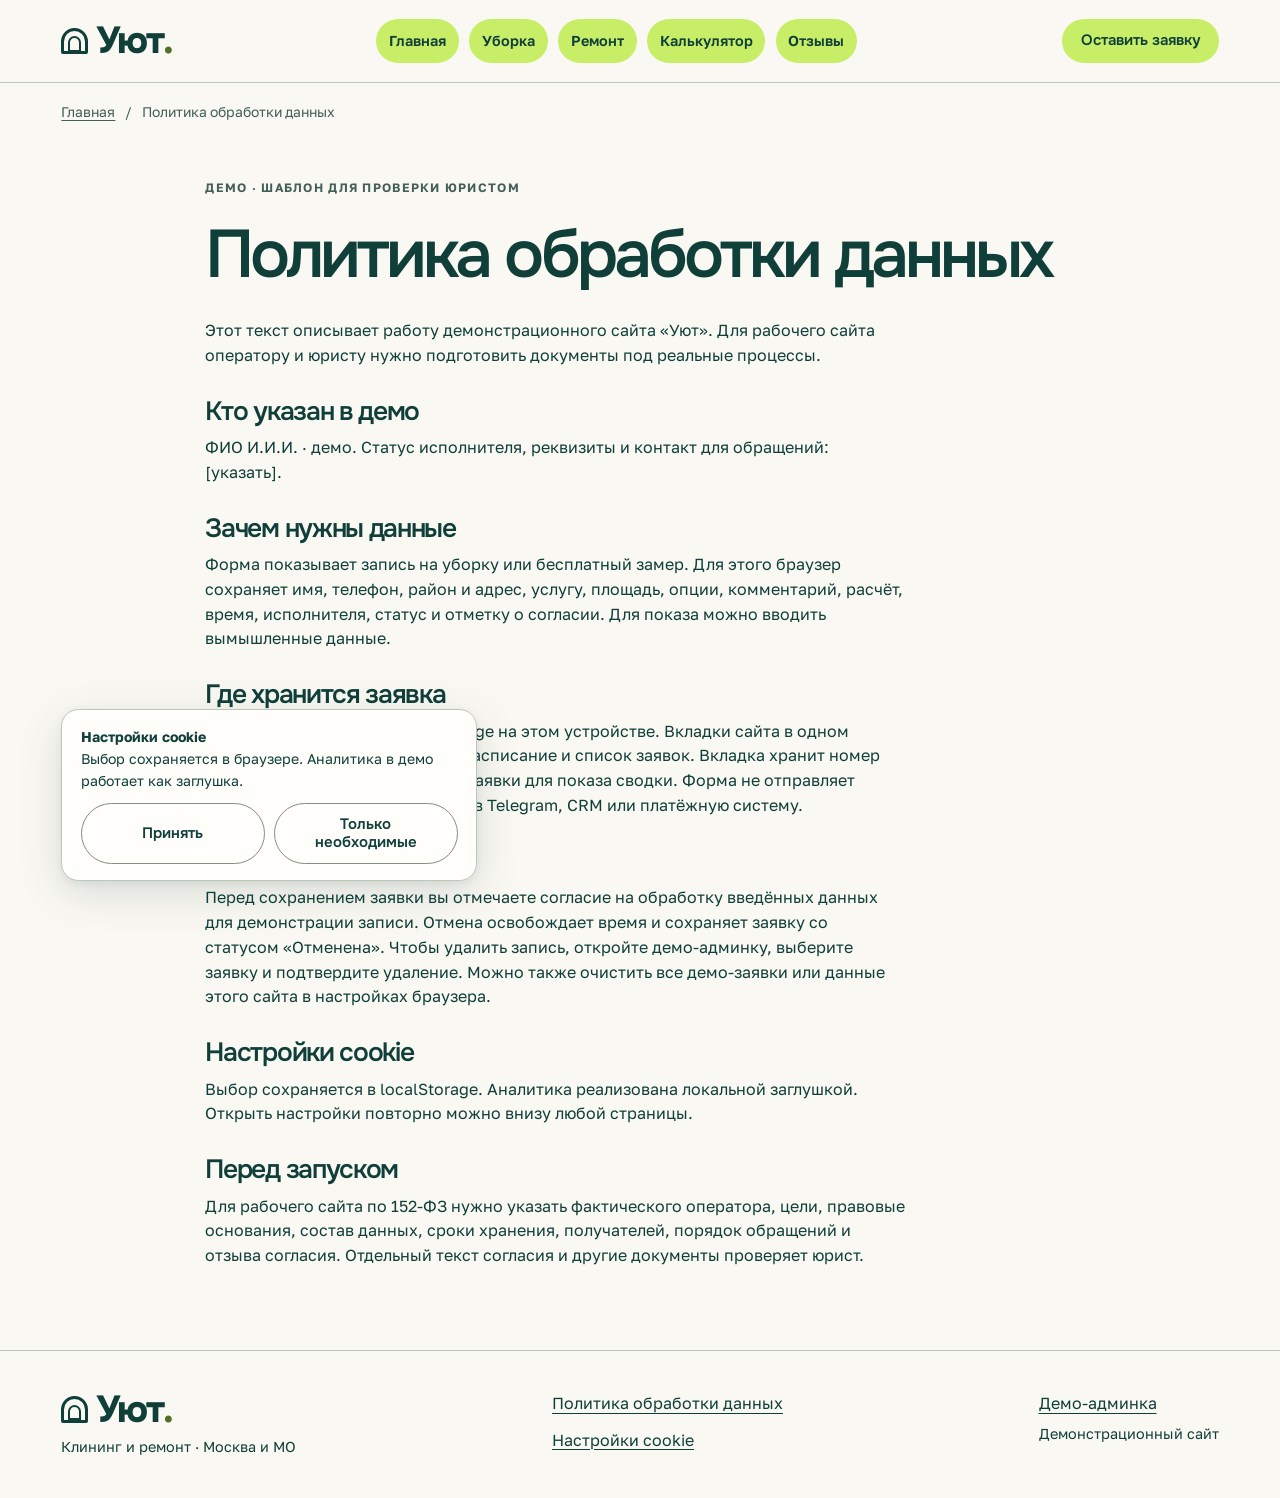
<file: privacy.html>
<!doctype html>
<html lang="ru">
  <head>
    <meta charset="utf-8" />
    <meta name="viewport" content="width=device-width, initial-scale=1, viewport-fit=cover" />
    <title>Политика обработки данных демо-сайта | Уют</title>
    <meta
      name="description"
      content="Как демо-сайт хранит данные заявки в вашем браузере и как удалить их."
    />
    <meta name="robots" content="noindex" />
    <meta property="og:locale" content="ru_RU" />
    <meta property="og:type" content="website" />
    <meta property="og:title" content="Политика обработки данных демо-сайта | Уют" />
    <meta
      property="og:description"
      content="Как демо-сайт хранит данные заявки в вашем браузере и как удалить их."
    />
    <!-- uyut.example — домен-заглушка. Перед публикацией заменить в og:url и og:image. -->
    <meta property="og:url" content="https://uyut.example/privacy.html" />
    <meta property="og:image" content="https://uyut.example/assets/hero@2x.webp" />
    <link rel="icon" href="assets/icon-privacy.svg" type="image/svg+xml" />
    <link rel="preload" href="assets/heading.woff2" as="font" type="font/woff2" crossorigin />
    <link rel="preload" href="assets/body.woff2" as="font" type="font/woff2" crossorigin />
    <link rel="stylesheet" href="styles.css" />
    <script type="module" src="app.js"></script>
    <script type="module" src="booking.js"></script>
  </head>
  <body>
    <a class="skip" href="#main">К содержанию</a>
    <header class="top">
      <div class="wrap navrow">
        <a class="brand" href="index.html" aria-label="Уют, на главную"
          ><span class="brand-mark" aria-hidden="true"><i></i></span>Уют<span
            class="brand-dot"
            aria-hidden="true"
            >.</span
          ></a
        >
        <nav id="nav" aria-label="Основная навигация">
          <a href="index.html">Главная</a>
          <a href="cleaning.html">Уборка</a><a href="renovation.html">Ремонт</a
          ><a href="calculator.html">Калькулятор</a><a href="reviews.html">Отзывы</a>
        </nav>
        <a class="btn slim lime navbook" href="index.html#booking">Оставить заявку</a
        ><button class="burger" aria-label="Открыть меню" aria-controls="nav" aria-expanded="false">
          <svg
            class="icon"
            viewBox="0 0 24 24"
            aria-hidden="true"
            fill="none"
            stroke="currentColor"
            stroke-linecap="round"
            stroke-linejoin="round"
            stroke-width="1.6"
          >
            <path d="M3 7h18M3 12h18M3 17h18" />
          </svg>
        </button>
      </div>
    </header>
    <nav class="crumb wrap" aria-label="Хлебные крошки">
      <a href="index.html">Главная</a> <span aria-hidden="true">/</span>
      <span aria-current="page">Политика обработки данных</span>
    </nav>
    <main id="main">
      <article class="wrap section first narrow prose">
        <p class="eyebrow">Демо · шаблон для проверки юристом</p>
        <h1>Политика обработки данных</h1>
        <p>
          Этот текст описывает работу демонстрационного сайта «Уют». Для рабочего сайта оператору и юристу
          нужно подготовить документы под реальные процессы.
        </p>
        <h2>Кто указан в демо</h2>
        <p>ФИО И.И.И. · демо. Статус исполнителя, реквизиты и контакт для обращений: [указать].</p>
        <h2>Зачем нужны данные</h2>
        <p>
          Форма показывает запись на уборку или бесплатный замер. Для этого браузер сохраняет имя, телефон,
          район и адрес, услугу, площадь, опции, комментарий, расчёт, время, исполнителя, статус и отметку о
          согласии. Для показа можно вводить вымышленные данные.
        </p>
        <h2>Где хранится заявка</h2>
        <p>
          Заявки записываются в localStorage на этом устройстве. Вкладки сайта в одном профиле браузера
          видят общее расписание и список заявок. Вкладка хранит номер последней отправленной из неё заявки
          для показа сводки. Форма не отправляет введённые сведения менеджеру, в Telegram, CRM или платёжную
          систему.
        </p>
        <h2>Согласие и удаление</h2>
        <p>
          Перед сохранением заявки вы отмечаете согласие на обработку введённых данных для демонстрации
          записи. Отмена освобождает время и сохраняет заявку со статусом «Отменена». Чтобы удалить запись,
          откройте демо-админку, выберите заявку и подтвердите удаление. Можно также очистить все
          демо-заявки или данные этого сайта в настройках браузера.
        </p>
        <h2>Настройки cookie</h2>
        <p>
          Выбор сохраняется в localStorage. Аналитика реализована локальной заглушкой. Открыть настройки
          повторно можно внизу любой страницы.
        </p>
        <h2>Перед запуском</h2>
        <p>
          Для рабочего сайта по 152-ФЗ нужно указать фактического оператора, цели, правовые основания,
          состав данных, сроки хранения, получателей, порядок обращений и отзыва согласия. Отдельный текст
          согласия и другие документы проверяет юрист.
        </p>
      </article>
    </main>
    <footer>
      <div class="wrap foot">
        <div>
          <a class="brand" href="index.html" aria-label="Уют, на главную"
            ><span class="brand-mark" aria-hidden="true"><i></i></span>Уют<span
              class="brand-dot"
              aria-hidden="true"
              >.</span
            ></a
          >
          <p>Клининг и ремонт · Москва и МО</p>
        </div>
        <div>
          <a href="privacy.html">Политика обработки данных</a
          ><button class="link" data-cookies>Настройки cookie</button>
        </div>
        <div><a href="#admin">Демо-админка</a><span>Демонстрационный сайт</span></div>
      </div>
    </footer>
    <a class="dock btn lime" href="calculator.html#booking">Оставить заявку</a>
    <aside class="cookies" aria-label="Настройки cookie" hidden>
      <p>
        <strong>Настройки cookie</strong><br />Выбор сохраняется в браузере. Аналитика в демо работает как
        заглушка.
      </p>
      <div>
        <button class="btn plain small" data-cookie="all">Принять</button
        ><button class="btn plain small" data-cookie="essential">Только необходимые</button>
      </div>
    </aside>
    <dialog id="contact" aria-labelledby="contact-title">
      <div class="dialog-top">
        <h2 id="contact-title">Контакты</h2>
        <button data-close aria-label="Закрыть">×</button>
      </div>
      <p id="contact-text"></p>
      <a class="btn dark" href="index.html#booking">К демо-записи</a>
    </dialog>
    <dialog id="admin" class="admin" aria-labelledby="admin-title">
      <div class="dialog-top">
        <h2 id="admin-title">Демо-админка</h2>
        <button data-close aria-label="Закрыть админку">×</button>
      </div>
      <div id="admin-content"></div>
    </dialog>
  </body>
</html>
</file>
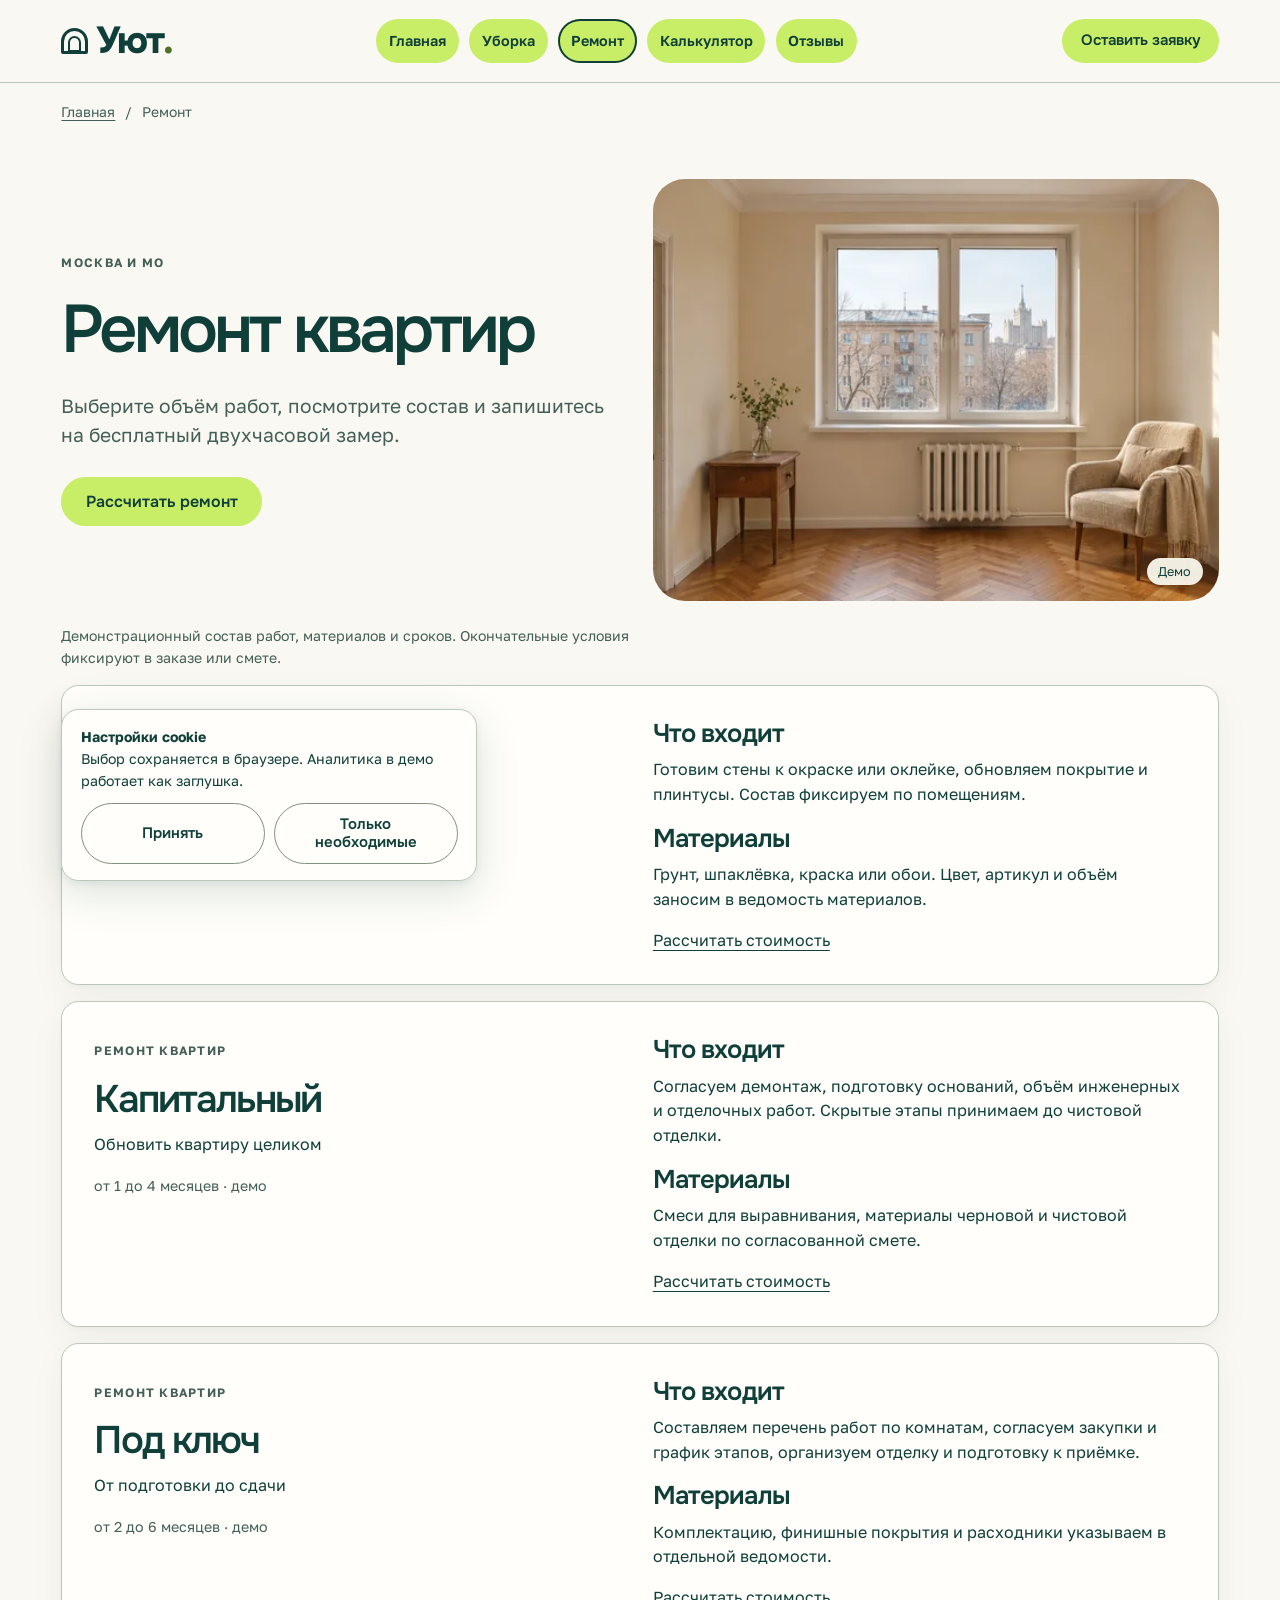
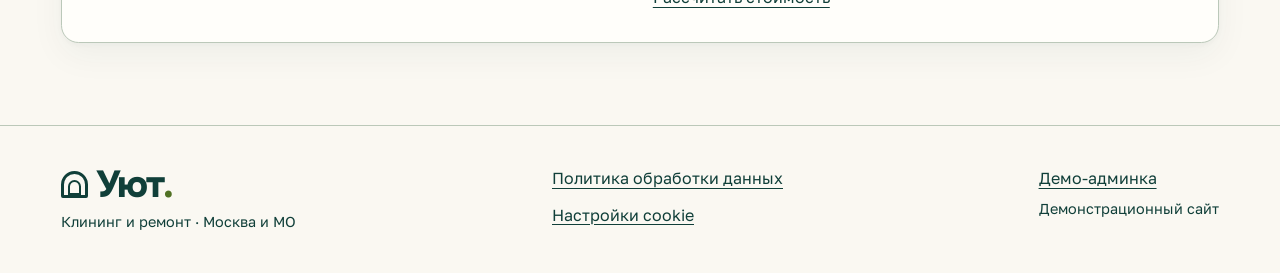
<file: renovation.html>
<!doctype html>
<html lang="ru">
  <head>
    <meta charset="utf-8" />
    <meta name="viewport" content="width=device-width, initial-scale=1, viewport-fit=cover" />
    <title>Ремонт квартир по смете | Уют</title>
    <meta
      name="description"
      content="Косметический и капитальный ремонт, ремонт под ключ, демо-сроки и запись на бесплатный замер."
    />
    <meta name="robots" content="noindex" />
    <meta property="og:locale" content="ru_RU" />
    <meta property="og:type" content="website" />
    <meta property="og:title" content="Ремонт квартир по смете | Уют" />
    <meta
      property="og:description"
      content="Косметический и капитальный ремонт, ремонт под ключ, демо-сроки и запись на бесплатный замер."
    />
    <!-- uyut.example — домен-заглушка. Перед публикацией заменить в og:url и og:image. -->
    <meta property="og:url" content="https://uyut.example/renovation.html" />
    <meta property="og:image" content="https://uyut.example/assets/after3@2x.webp" />
    <link rel="icon" href="assets/icon-renovation.svg" type="image/svg+xml" />
    <link rel="preload" href="assets/heading.woff2" as="font" type="font/woff2" crossorigin />
    <link rel="preload" href="assets/body.woff2" as="font" type="font/woff2" crossorigin />
    <link rel="stylesheet" href="styles.css" />
    <script type="module" src="app.js"></script>
    <script type="module" src="booking.js"></script>
  </head>
  <body>
    <a class="skip" href="#main">К содержанию</a>
    <header class="top">
      <div class="wrap navrow">
        <a class="brand" href="index.html" aria-label="Уют, на главную"
          ><span class="brand-mark" aria-hidden="true"><i></i></span>Уют<span
            class="brand-dot"
            aria-hidden="true"
            >.</span
          ></a
        >
        <nav id="nav" aria-label="Основная навигация">
          <a href="index.html">Главная</a>
          <a href="cleaning.html">Уборка</a><a href="renovation.html" aria-current="page">Ремонт</a
          ><a href="calculator.html">Калькулятор</a><a href="reviews.html">Отзывы</a>
        </nav>
        <a class="btn slim lime navbook" href="index.html#booking">Оставить заявку</a
        ><button class="burger" aria-label="Открыть меню" aria-controls="nav" aria-expanded="false">
          <svg
            class="icon"
            viewBox="0 0 24 24"
            aria-hidden="true"
            fill="none"
            stroke="currentColor"
            stroke-linecap="round"
            stroke-linejoin="round"
            stroke-width="1.6"
          >
            <path d="M3 7h18M3 12h18M3 17h18" />
          </svg>
        </button>
      </div>
    </header>
    <nav class="crumb wrap" aria-label="Хлебные крошки">
      <a href="index.html">Главная</a> <span aria-hidden="true">/</span>
      <span aria-current="page">Ремонт</span>
    </nav>
    <main id="main">
      <div class="wrap section first">
        <div class="inner-hero">
          <div>
            <p class="eyebrow">Москва и МО</p>
            <h1>Ремонт квартир</h1>
            <p class="lead">
              Выберите объём работ, посмотрите состав и запишитесь на бесплатный двухчасовой замер.
            </p>
            <a class="btn lime" href="calculator.html?kind=cosmetic">Рассчитать ремонт</a>
          </div>
          <figure>
            <img
              src="assets/after3.webp"
              srcset="assets/after3.webp 1x, assets/after3@2x.webp 2x"
              alt="Ремонт квартир, демо"
              decoding="async"
              loading="lazy"
            />
            <figcaption>Демо</figcaption>
          </figure>
        </div>
        <p class="fine">
          Демонстрационный состав работ, материалов и сроков. Окончательные условия фиксируют в заказе или
          смете.
        </p>
        <article class="service-detail">
          <div>
            <p class="eyebrow">Ремонт квартир</p>
            <h2>Косметический</h2>
            <p>Освежить отделку</p>
            <span class="duration">от 1 до 4 недель · демо</span>
          </div>
          <div>
            <h3>Что входит</h3>
            <p>
              Готовим стены к окраске или оклейке, обновляем покрытие и плинтусы. Состав фиксируем по
              помещениям.
            </p>
            <h3>Материалы</h3>
            <p>Грунт, шпаклёвка, краска или обои. Цвет, артикул и объём заносим в ведомость материалов.</p>
            <a href="calculator.html?kind=cosmetic">Рассчитать стоимость</a>
          </div>
        </article>
        <article class="service-detail">
          <div>
            <p class="eyebrow">Ремонт квартир</p>
            <h2>Капитальный</h2>
            <p>Обновить квартиру целиком</p>
            <span class="duration">от 1 до 4 месяцев · демо</span>
          </div>
          <div>
            <h3>Что входит</h3>
            <p>
              Согласуем демонтаж, подготовку оснований, объём инженерных и отделочных работ. Скрытые этапы
              принимаем до чистовой отделки.
            </p>
            <h3>Материалы</h3>
            <p>Смеси для выравнивания, материалы черновой и чистовой отделки по согласованной смете.</p>
            <a href="calculator.html?kind=major">Рассчитать стоимость</a>
          </div>
        </article>
        <article class="service-detail">
          <div>
            <p class="eyebrow">Ремонт квартир</p>
            <h2>Под ключ</h2>
            <p>От подготовки до сдачи</p>
            <span class="duration">от 2 до 6 месяцев · демо</span>
          </div>
          <div>
            <h3>Что входит</h3>
            <p>
              Составляем перечень работ по комнатам, согласуем закупки и график этапов, организуем отделку и
              подготовку к приёмке.
            </p>
            <h3>Материалы</h3>
            <p>Комплектацию, финишные покрытия и расходники указываем в отдельной ведомости.</p>
            <a href="calculator.html?kind=turnkey">Рассчитать стоимость</a>
          </div>
        </article>
      </div>
    </main>
    <footer>
      <div class="wrap foot">
        <div>
          <a class="brand" href="index.html" aria-label="Уют, на главную"
            ><span class="brand-mark" aria-hidden="true"><i></i></span>Уют<span
              class="brand-dot"
              aria-hidden="true"
              >.</span
            ></a
          >
          <p>Клининг и ремонт · Москва и МО</p>
        </div>
        <div>
          <a href="privacy.html">Политика обработки данных</a
          ><button class="link" data-cookies>Настройки cookie</button>
        </div>
        <div><a href="#admin">Демо-админка</a><span>Демонстрационный сайт</span></div>
      </div>
    </footer>
    <a class="dock btn lime" href="calculator.html#booking">Оставить заявку</a>
    <aside class="cookies" aria-label="Настройки cookie" hidden>
      <p>
        <strong>Настройки cookie</strong><br />Выбор сохраняется в браузере. Аналитика в демо работает как
        заглушка.
      </p>
      <div>
        <button class="btn plain small" data-cookie="all">Принять</button
        ><button class="btn plain small" data-cookie="essential">Только необходимые</button>
      </div>
    </aside>
    <dialog id="contact" aria-labelledby="contact-title">
      <div class="dialog-top">
        <h2 id="contact-title">Контакты</h2>
        <button data-close aria-label="Закрыть">×</button>
      </div>
      <p id="contact-text"></p>
      <a class="btn dark" href="index.html#booking">К демо-записи</a>
    </dialog>
    <dialog id="admin" class="admin" aria-labelledby="admin-title">
      <div class="dialog-top">
        <h2 id="admin-title">Демо-админка</h2>
        <button data-close aria-label="Закрыть админку">×</button>
      </div>
      <div id="admin-content"></div>
    </dialog>
  </body>
</html>
</file>
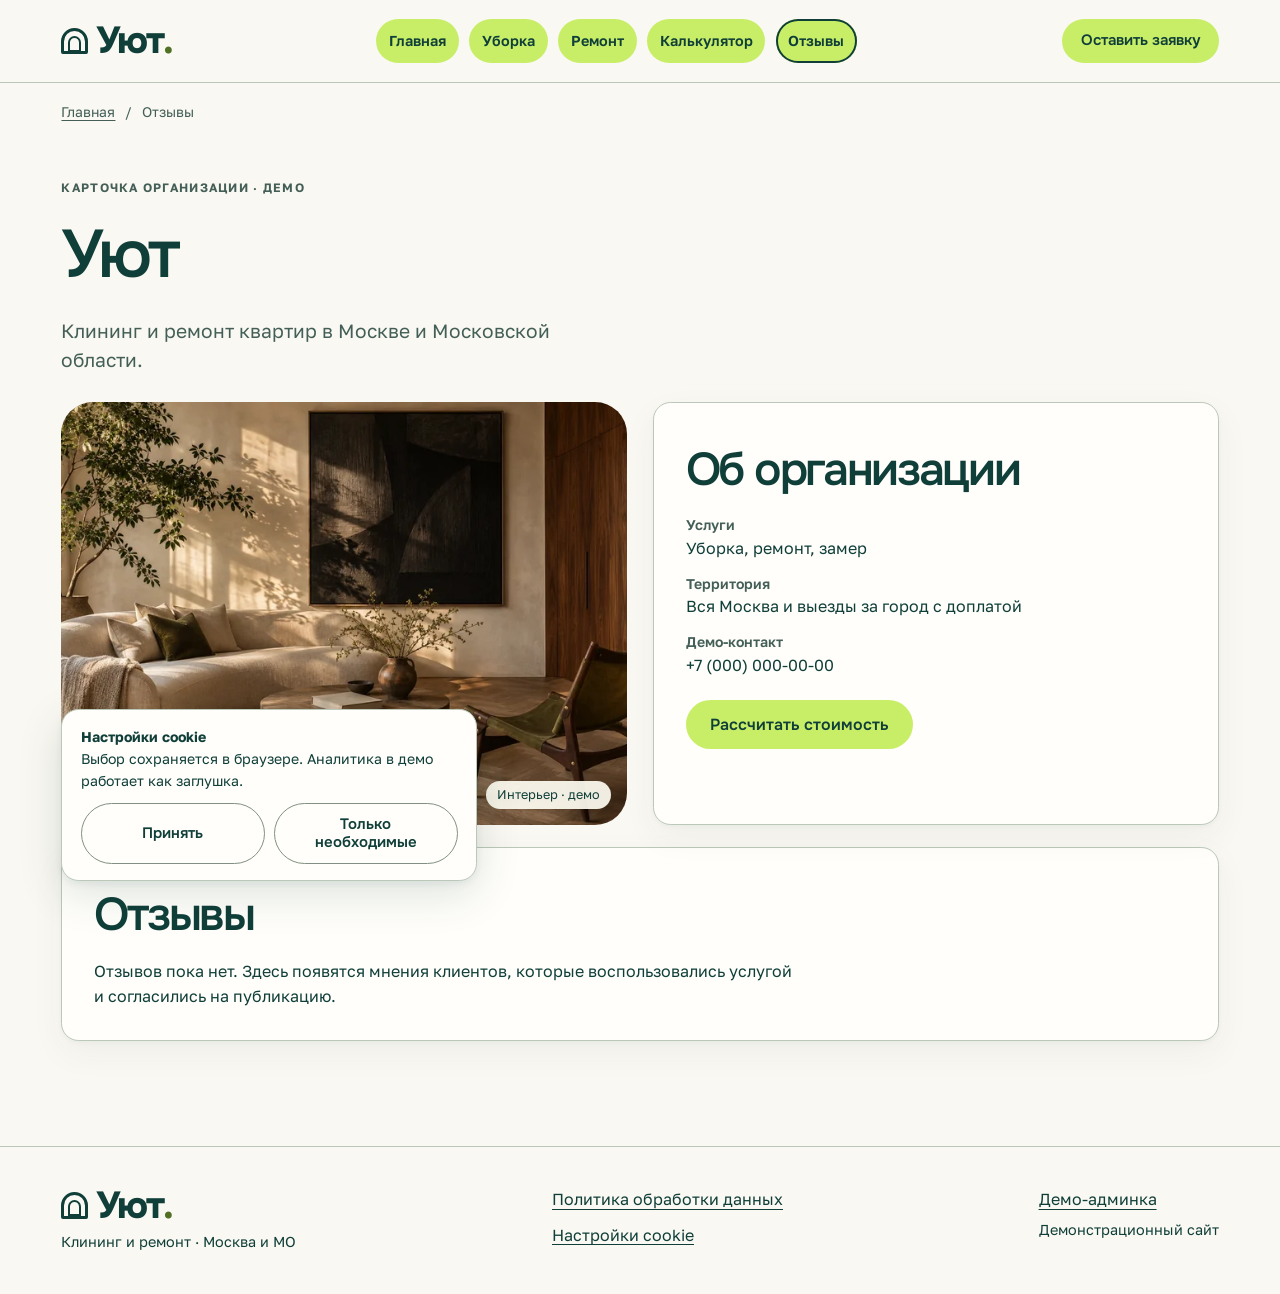
<file: reviews.html>
<!doctype html>
<html lang="ru">
  <head>
    <meta charset="utf-8" />
    <meta name="viewport" content="width=device-width, initial-scale=1, viewport-fit=cover" />
    <title>Карточка организации и отзывы | Уют</title>
    <meta
      name="description"
      content="Демонстрационная карточка сервиса «Уют», территория выезда, контакты и раздел отзывов."
    />
    <meta name="robots" content="noindex" />
    <meta property="og:locale" content="ru_RU" />
    <meta property="og:type" content="website" />
    <meta property="og:title" content="Карточка организации и отзывы | Уют" />
    <meta
      property="og:description"
      content="Демонстрационная карточка сервиса «Уют», территория выезда, контакты и раздел отзывов."
    />
    <!-- uyut.example — домен-заглушка. Перед публикацией заменить в og:url и og:image. -->
    <meta property="og:url" content="https://uyut.example/reviews.html" />
    <meta property="og:image" content="https://uyut.example/assets/before1@2x.webp" />
    <link rel="icon" href="assets/icon-reviews.svg" type="image/svg+xml" />
    <link rel="preload" href="assets/heading.woff2" as="font" type="font/woff2" crossorigin />
    <link rel="preload" href="assets/body.woff2" as="font" type="font/woff2" crossorigin />
    <link rel="stylesheet" href="styles.css" />
    <script type="module" src="app.js"></script>
    <script type="module" src="booking.js"></script>
  </head>
  <body>
    <a class="skip" href="#main">К содержанию</a>
    <header class="top">
      <div class="wrap navrow">
        <a class="brand" href="index.html" aria-label="Уют, на главную"
          ><span class="brand-mark" aria-hidden="true"><i></i></span>Уют<span
            class="brand-dot"
            aria-hidden="true"
            >.</span
          ></a
        >
        <nav id="nav" aria-label="Основная навигация">
          <a href="index.html">Главная</a>
          <a href="cleaning.html">Уборка</a><a href="renovation.html">Ремонт</a
          ><a href="calculator.html">Калькулятор</a><a href="reviews.html" aria-current="page">Отзывы</a>
        </nav>
        <a class="btn slim lime navbook" href="index.html#booking">Оставить заявку</a
        ><button class="burger" aria-label="Открыть меню" aria-controls="nav" aria-expanded="false">
          <svg
            class="icon"
            viewBox="0 0 24 24"
            aria-hidden="true"
            fill="none"
            stroke="currentColor"
            stroke-linecap="round"
            stroke-linejoin="round"
            stroke-width="1.6"
          >
            <path d="M3 7h18M3 12h18M3 17h18" />
          </svg>
        </button>
      </div>
    </header>
    <nav class="crumb wrap" aria-label="Хлебные крошки">
      <a href="index.html">Главная</a> <span aria-hidden="true">/</span>
      <span aria-current="page">Отзывы</span>
    </nav>
    <main id="main">
      <div class="wrap section first">
        <p class="eyebrow">Карточка организации · демо</p>
        <h1>Уют</h1>
        <p class="lead">Клининг и ремонт квартир в Москве и Московской области.</p>
        <div class="profile-grid">
          <figure class="profile-photo">
            <img
              src="assets/hero.webp"
              srcset="assets/hero.webp 1x, assets/hero@2x.webp 2x"
              alt="Демонстрационный интерьер"
              decoding="async"
              loading="lazy"
            />
            <figcaption>Интерьер · демо</figcaption>
          </figure>
          <section class="panel">
            <h2>Об организации</h2>
            <dl>
              <dt>Услуги</dt>
              <dd>Уборка, ремонт, замер</dd>
              <dt>Территория</dt>
              <dd>Вся Москва и выезды за город с доплатой</dd>
              <dt>Демо-контакт</dt>
              <dd>+7 (000) 000-00-00</dd>
            </dl>
            <a class="btn lime" href="calculator.html">Рассчитать стоимость</a>
          </section>
        </div>
        <section class="panel reviews-empty">
          <h2>Отзывы</h2>
          <p>
            Отзывов пока нет. Здесь появятся мнения клиентов, которые воспользовались услугой и согласились
            на публикацию.
          </p>
        </section>
      </div>
    </main>
    <footer>
      <div class="wrap foot">
        <div>
          <a class="brand" href="index.html" aria-label="Уют, на главную"
            ><span class="brand-mark" aria-hidden="true"><i></i></span>Уют<span
              class="brand-dot"
              aria-hidden="true"
              >.</span
            ></a
          >
          <p>Клининг и ремонт · Москва и МО</p>
        </div>
        <div>
          <a href="privacy.html">Политика обработки данных</a
          ><button class="link" data-cookies>Настройки cookie</button>
        </div>
        <div><a href="#admin">Демо-админка</a><span>Демонстрационный сайт</span></div>
      </div>
    </footer>
    <a class="dock btn lime" href="calculator.html#booking">Оставить заявку</a>
    <aside class="cookies" aria-label="Настройки cookie" hidden>
      <p>
        <strong>Настройки cookie</strong><br />Выбор сохраняется в браузере. Аналитика в демо работает как
        заглушка.
      </p>
      <div>
        <button class="btn plain small" data-cookie="all">Принять</button
        ><button class="btn plain small" data-cookie="essential">Только необходимые</button>
      </div>
    </aside>
    <dialog id="contact" aria-labelledby="contact-title">
      <div class="dialog-top">
        <h2 id="contact-title">Контакты</h2>
        <button data-close aria-label="Закрыть">×</button>
      </div>
      <p id="contact-text"></p>
      <a class="btn dark" href="index.html#booking">К демо-записи</a>
    </dialog>
    <dialog id="admin" class="admin" aria-labelledby="admin-title">
      <div class="dialog-top">
        <h2 id="admin-title">Демо-админка</h2>
        <button data-close aria-label="Закрыть админку">×</button>
      </div>
      <div id="admin-content"></div>
    </dialog>
  </body>
</html>
</file>
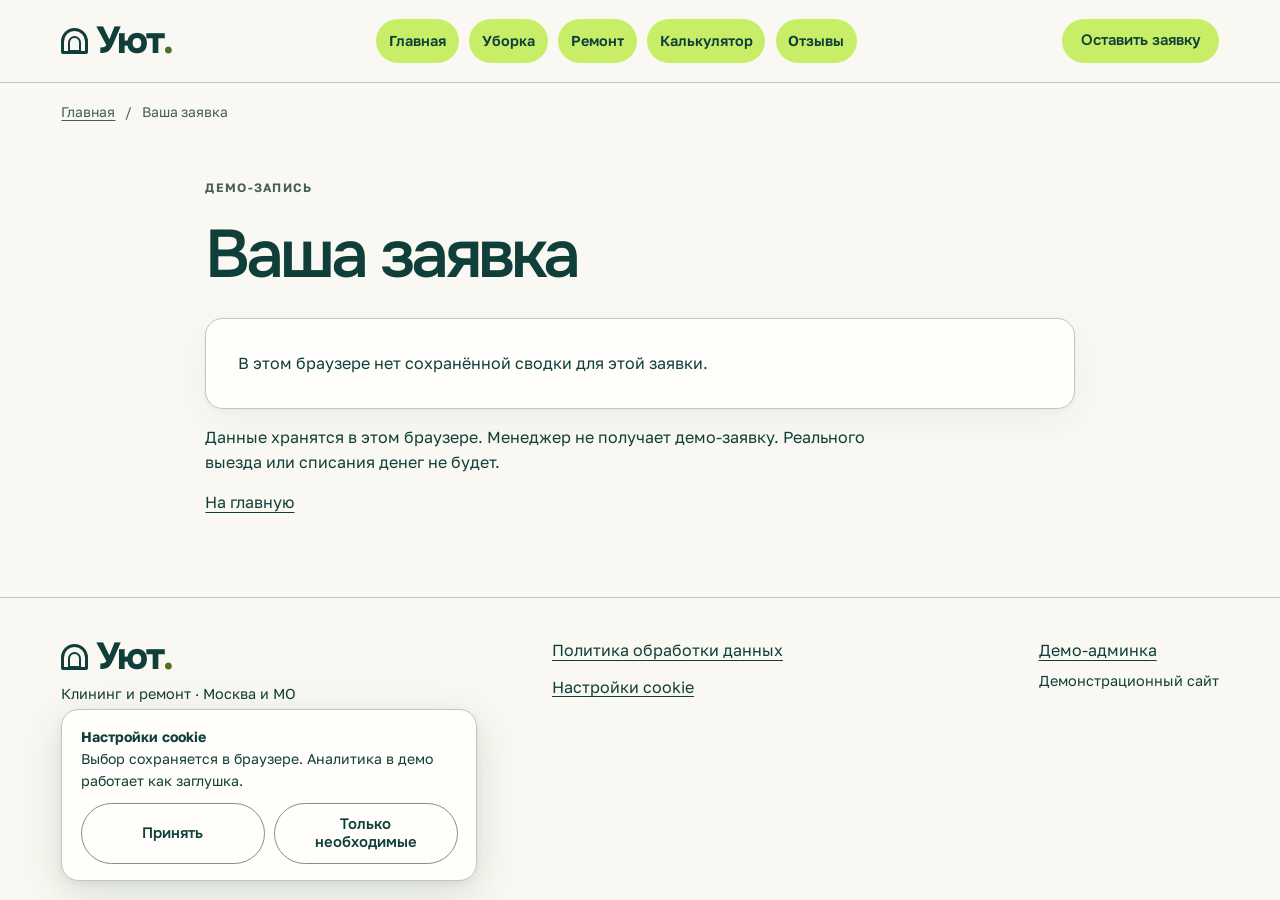
<file: thanks.html>
<!doctype html>
<html lang="ru">
  <head>
    <meta charset="utf-8" />
    <meta name="viewport" content="width=device-width, initial-scale=1, viewport-fit=cover" />
    <title>Сводка демо-заявки | Уют</title>
    <meta
      name="description"
      content="Посмотрите сохранённую локальную заявку и при необходимости отмените запись."
    />
    <meta name="robots" content="noindex" />
    <meta property="og:locale" content="ru_RU" />
    <meta property="og:type" content="website" />
    <meta property="og:title" content="Сводка демо-заявки | Уют" />
    <meta
      property="og:description"
      content="Посмотрите сохранённую локальную заявку и при необходимости отмените запись."
    />
    <!-- uyut.example — домен-заглушка. Перед публикацией заменить в og:url и og:image. -->
    <meta property="og:url" content="https://uyut.example/thanks.html" />
    <meta property="og:image" content="https://uyut.example/assets/hero@2x.webp" />
    <link rel="icon" href="assets/icon-thanks.svg" type="image/svg+xml" />
    <link rel="preload" href="assets/heading.woff2" as="font" type="font/woff2" crossorigin />
    <link rel="preload" href="assets/body.woff2" as="font" type="font/woff2" crossorigin />
    <link rel="stylesheet" href="styles.css" />
    <script type="module" src="app.js"></script>
    <script type="module" src="booking.js"></script>
  </head>
  <body>
    <a class="skip" href="#main">К содержанию</a>
    <header class="top">
      <div class="wrap navrow">
        <a class="brand" href="index.html" aria-label="Уют, на главную"
          ><span class="brand-mark" aria-hidden="true"><i></i></span>Уют<span
            class="brand-dot"
            aria-hidden="true"
            >.</span
          ></a
        >
        <nav id="nav" aria-label="Основная навигация">
          <a href="index.html">Главная</a>
          <a href="cleaning.html">Уборка</a><a href="renovation.html">Ремонт</a
          ><a href="calculator.html">Калькулятор</a><a href="reviews.html">Отзывы</a>
        </nav>
        <a class="btn slim lime navbook" href="index.html#booking">Оставить заявку</a
        ><button class="burger" aria-label="Открыть меню" aria-controls="nav" aria-expanded="false">
          <svg
            class="icon"
            viewBox="0 0 24 24"
            aria-hidden="true"
            fill="none"
            stroke="currentColor"
            stroke-linecap="round"
            stroke-linejoin="round"
            stroke-width="1.6"
          >
            <path d="M3 7h18M3 12h18M3 17h18" />
          </svg>
        </button>
      </div>
    </header>
    <nav class="crumb wrap" aria-label="Хлебные крошки">
      <a href="index.html">Главная</a> <span aria-hidden="true">/</span>
      <span aria-current="page">Ваша заявка</span>
    </nav>
    <main id="main">
      <section class="wrap section first narrow">
        <p class="eyebrow">Демо-запись</p>
        <h1>Ваша заявка</h1>
        <div id="receipt" class="panel" aria-live="polite"></div>
        <p>
          Данные хранятся в этом браузере. Менеджер не получает демо-заявку. Реального выезда или списания
          денег не будет.
        </p>
        <a href="index.html">На главную</a>
      </section>
    </main>
    <footer>
      <div class="wrap foot">
        <div>
          <a class="brand" href="index.html" aria-label="Уют, на главную"
            ><span class="brand-mark" aria-hidden="true"><i></i></span>Уют<span
              class="brand-dot"
              aria-hidden="true"
              >.</span
            ></a
          >
          <p>Клининг и ремонт · Москва и МО</p>
        </div>
        <div>
          <a href="privacy.html">Политика обработки данных</a
          ><button class="link" data-cookies>Настройки cookie</button>
        </div>
        <div><a href="#admin">Демо-админка</a><span>Демонстрационный сайт</span></div>
      </div>
    </footer>
    <a class="dock btn lime" href="calculator.html#booking">Оставить заявку</a>
    <aside class="cookies" aria-label="Настройки cookie" hidden>
      <p>
        <strong>Настройки cookie</strong><br />Выбор сохраняется в браузере. Аналитика в демо работает как
        заглушка.
      </p>
      <div>
        <button class="btn plain small" data-cookie="all">Принять</button
        ><button class="btn plain small" data-cookie="essential">Только необходимые</button>
      </div>
    </aside>
    <dialog id="contact" aria-labelledby="contact-title">
      <div class="dialog-top">
        <h2 id="contact-title">Контакты</h2>
        <button data-close aria-label="Закрыть">×</button>
      </div>
      <p id="contact-text"></p>
      <a class="btn dark" href="index.html#booking">К демо-записи</a>
    </dialog>
    <dialog id="admin" class="admin" aria-labelledby="admin-title">
      <div class="dialog-top">
        <h2 id="admin-title">Демо-админка</h2>
        <button data-close aria-label="Закрыть админку">×</button>
      </div>
      <div id="admin-content"></div>
    </dialog>
  </body>
</html>
</file>
<file: styles.css>
@font-face {
  font-family: Onest;
  src: url("assets/heading.woff2") format("woff2");
  font-weight: 100 900;
  font-display: swap;
}
@font-face {
  font-family: Golos;
  src: url("assets/body.woff2") format("woff2");
  font-weight: 400 900;
  font-display: swap;
}
:root {
  --paper: #faf8f2;
  --ink: #103f39;
  --muted: #435f57;
  --accent: #c8ee68;
  --line: #bbc8b9;
  --white: #fffefa;
  --tint: #eaf0e4;
  --r-sm: 0.6rem;
  --r-md: 1.1rem;
  --r-lg: 2rem;
  --r-pill: 999px;
  --ease: cubic-bezier(0.22, 1, 0.36, 1);
  --shadow: 0 2px 5px #103f3908, 0 12px 34px #103f390d;
  --pad: clamp(1rem, 4.8vw, 5rem);
  --topbar-height: 5.1rem;
}
* {
  box-sizing: border-box;
}
html {
  scroll-padding-top: calc(var(--topbar-height) + 1rem + 1px);
}
body {
  margin: 0;
  background: var(--paper);
  color: var(--ink);
  font:
    1rem/1.55 Golos,
    Arial,
    sans-serif;
  overflow-wrap: break-word;
}
[hidden] {
  display: none !important;
}
a {
  color: inherit;
  text-underline-offset: 0.23em;
}
a,
button,
input,
textarea,
select,
summary,
label {
  -webkit-tap-highlight-color: transparent;
}
a,
button,
input,
textarea,
select,
summary {
  touch-action: manipulation;
}
:focus-visible {
  outline: 3px solid #216e69;
  outline-offset: 3px;
}
button,
input,
select,
textarea {
  font: inherit;
  color: inherit;
}
button,
summary,
select {
  cursor: pointer;
}
button {
  background: none;
  border: 0;
}
button:disabled {
  cursor: default;
}
img {
  width: 100%;
  display: block;
  height: 100%;
  object-fit: cover;
}
h1,
h2,
h3,
h4,
.brand,
.btn {
  font-family: Onest, Golos, sans-serif;
}
h1,
h2,
h3,
h4,
p,
figure,
ol,
dl,
dd {
  margin: 0;
}
h1,
h2,
h3,
h4 {
  line-height: 1.22;
  text-wrap: balance;
}
h1 {
  font-size: clamp(2.7rem, 5.25vw, 5.5rem);
  letter-spacing: -0.06em;
  font-weight: 570;
}
h2 {
  font-size: clamp(2rem, 3.6vw, 3.8rem);
  letter-spacing: -0.05em;
  font-weight: 570;
}
h3 {
  font-size: clamp(1.25rem, 2vw, 1.9rem);
  letter-spacing: -0.035em;
  font-weight: 610;
}
p {
  max-width: 70ch;
}
small,
.fine,
dt,
.range-label {
  font-size: 0.88rem;
  color: var(--muted);
}
.wrap {
  width: min(100%, 90rem);
  margin-inline: auto;
  padding-inline: var(--pad);
}
.section {
  padding-block: clamp(3.2rem, 6.4vw, 6.5rem);
}
.first {
  padding-top: clamp(2rem, 4.4vw, 4.5rem);
}
.skip {
  position: fixed;
  z-index: 10;
  left: 1rem;
  top: 1rem;
  background: white;
  padding: 0.75rem;
  transform: translateY(-200%);
}
.skip:focus {
  transform: none;
}
.top {
  position: sticky;
  top: 0;
  z-index: 6;
  background: var(--paper);
  border-bottom: 1px solid var(--line);
}
.navrow,
.foot,
.contact-pair,
.dialog-top,
.cal-nav,
.carousel,
.section-head,
.form-summary,
.sum,
.card-foot,
.cal-nav {
  display: flex;
  align-items: center;
  gap: 1rem;
}
.navrow {
  min-height: var(--topbar-height);
  justify-content: space-between;
}
.brand {
  display: inline-flex;
  align-items: center;
  text-decoration: none;
  line-height: 1;
  font-size: 2.35rem;
  font-weight: 760;
  letter-spacing: -0.065em;
}
.brand-dot {
  color: #507124;
}
.brand-mark {
  display: inline-block;
  width: 1.63rem;
  height: 1.65rem;
  border: 3px solid currentColor;
  border-radius: 1rem 1rem 0.14rem 0.14rem;
  margin-right: 0.52rem;
  position: relative;
}
.brand-mark i {
  position: absolute;
  inset: 0.32rem 0.23rem -0.04rem;
  border: 2px solid currentColor;
  border-radius: 0.7rem 0.7rem 0 0;
}
.navrow nav {
  display: flex;
  gap: clamp(0.35rem, 0.8vw, 0.75rem);
}
.navrow nav a {
  display: inline-flex;
  align-items: center;
  justify-content: center;
  min-height: 2.75rem;
  padding: 0.55rem clamp(0.65rem, 1vw, 1rem);
  border-radius: var(--r-pill);
  background: var(--accent);
  color: var(--ink);
  font-size: 0.9rem;
  font-weight: 600;
  white-space: nowrap;
}
.navrow nav a,
.text-btn,
.brand,
.btn,
.burger {
  text-decoration: none;
}
.navrow nav a[aria-current] {
  box-shadow: inset 0 0 0 2px var(--ink);
}
.navrow :is(nav a, .navbook, .burger):active {
  background: #a8d54d;
}
@media (hover: hover) and (pointer: fine) {
  .navrow :is(nav a, .navbook, .burger):hover {
    background: #b5e250;
  }
}
@media (prefers-reduced-motion: no-preference) {
  .navrow :is(nav a, .navbook, .burger) {
    transition: background-color 180ms var(--ease), scale 180ms var(--ease);
  }
  .navrow :is(nav a, .navbook, .burger):active {
    scale: 0.96;
  }
  @media (hover: hover) and (pointer: fine) {
    .navrow :is(nav a, .navbook, .burger):hover:not(:active) {
      scale: 1.035;
    }
  }
}
.btn,
.chip span,
.times button,
.days button,
.carousel button,
.cal-nav button,
.dialog-top button,
.cal-grid button,
.burger,
.admin select {
  display: inline-flex;
  justify-content: center;
  align-items: center;
  border-radius: var(--r-pill);
  line-height: 1.25;
  min-height: 2.75rem;
}
.btn {
  padding: 0.85rem 1.45rem;
  font-weight: 600;
  text-align: center;
  gap: 0.4rem;
  border: 1px solid transparent;
}
.btn.dark {
  color: white;
  background: var(--ink);
}
.lime {
  background: var(--accent);
  color: var(--ink);
}
.btn.plain,
.chip span {
  background: var(--white);
  border: 1px solid #819080;
}
.btn.small,
.btn.slim {
  font-size: 0.94rem;
  padding: 0.67rem 1.1rem;
}
.burger,
.dock {
  display: none;
}
.eyebrow,
legend {
  font-weight: 640;
}
.eyebrow {
  font-size: 0.76rem;
  letter-spacing: 0.105em;
  text-transform: uppercase;
  color: var(--muted);
  margin-bottom: 1rem;
}
.icon {
  width: 1.12rem;
  height: 1.12rem;
  flex: none;
}
.hero {
  display: grid;
  grid-template-columns: 1fr 1.02fr;
  align-items: center;
  gap: clamp(2rem, 4.5vw, 5rem);
  padding-block: clamp(2rem, 4.7vw, 4.6rem);
}
.hero-copy {
  min-width: 0;
}
.place {
  display: flex;
  align-items: center;
  gap: 0.47rem;
}
.hero h1 {
  max-width: 12ch;
  line-height: 1.2;
}
.hero em {
  font-style: normal;
  color: #4b6c49;
}
.lead {
  font-size: clamp(1.06rem, 1.5vw, 1.32rem);
  line-height: 1.55;
  color: var(--muted);
  margin: 1.25rem 0 1.7rem;
  max-width: 46ch;
}
.hero-art,
.inner-hero figure,
.profile-photo,
.case-photo,
.card-photo {
  overflow: hidden;
  position: relative;
}
.hero-art {
  height: clamp(26rem, 41vw, 38rem);
  border-radius: clamp(4rem, 9vw, 9.5rem) var(--r-md) var(--r-md) var(--r-md);
  background: #ddded2;
}
.hero-art figcaption,
.inner-hero figcaption,
.profile-photo figcaption,
.photo-note {
  position: absolute;
  bottom: 1rem;
  right: 1rem;
  background: #fffdf2eb;
  color: var(--ink);
  border-radius: var(--r-pill);
  padding: 0.25rem 0.7rem;
  font-size: 0.79rem;
}
.contact-pair {
  gap: 0.95rem 1.35rem;
  flex-wrap: wrap;
  margin-top: 1.2rem;
}
.text-btn,
.link {
  display: inline-flex;
  align-items: center;
  gap: 0.42rem;
  color: var(--ink);
  padding: 0.3rem 0;
  line-height: 1.4;
  font-weight: 550;
}
.ribbon {
  background: var(--ink);
  color: var(--paper);
  overflow: hidden;
}
.ribbon .wrap {
  overflow: hidden;
}
.ticker {
  display: flex;
  align-items: center;
  gap: 2rem;
  min-height: 3.5rem;
  white-space: nowrap;
  width: max-content;
}
.ticker span {
  display: flex;
  align-items: center;
  gap: 2rem;
  font-size: 0.92rem;
}
.ticker span:before {
  content: "✳";
  color: var(--accent);
  font-size: 1.1rem;
}
.section-head {
  justify-content: space-between;
  align-items: end;
  margin-bottom: clamp(1.5rem, 3vw, 3rem);
}
.section-head > p {
  max-width: 33ch;
  color: var(--muted);
}
.service-grid,
.profile-grid,
.social-grid,
.price-layout,
.booking,
.fields,
.inner-hero,
.service-detail {
  display: grid;
  grid-template-columns: repeat(2, minmax(0, 1fr));
  gap: clamp(1rem, 2vw, 2rem);
}
.service-card {
  display: block;
  text-decoration: none;
  overflow: hidden;
  border-radius: var(--r-lg);
  background: var(--white);
  box-shadow: var(--shadow);
  border: 1px solid var(--line);
  position: relative;
}
.card-photo {
  aspect-ratio: 2.2;
}
.card-foot {
  justify-content: space-between;
  padding: clamp(1rem, 2vw, 2rem);
  position: relative;
}
.card-foot p {
  color: var(--muted);
  margin-top: 0.5rem;
}
.round {
  display: grid;
  place-items: center;
  border: 1px solid var(--line);
  width: 2.65rem;
  height: 2.65rem;
  flex: none;
  border-radius: 100%;
}
.steps-band,
.compare-band {
  background: var(--tint);
}
.steps {
  counter-reset: work;
  padding: 0;
  list-style: none;
  display: grid;
  grid-template-columns: repeat(5, 1fr);
  gap: 1.25rem;
}
.steps li {
  counter-increment: work;
  border-top: 2px solid #8faaa0;
  padding-top: 0.8rem;
}
.steps li:before {
  content: counter(work, decimal-leading-zero);
  display: block;
  font-weight: 620;
  color: var(--muted);
  margin-bottom: 1.1rem;
}
.steps h3,
.docs h3 {
  font-size: 1.25rem;
}
.steps p,
.docs p,
.case dd {
  color: var(--muted);
  margin-top: 0.4rem;
}
.panel,
.case,
.service-detail,
.docs article {
  padding: clamp(1rem, 2.5vw, 2.4rem);
  border-radius: var(--r-md);
  border: 1px solid var(--line);
  background: var(--white);
  min-width: 0;
  box-shadow: var(--shadow);
}
.price-layout,
.booking {
  grid-template-columns: minmax(0, 0.82fr) minmax(0, 1.18fr);
  align-items: start;
}
.calculator,
.booking form,
.admin form {
  display: grid;
  gap: 1rem;
}
.first > .calculator {
  max-width: 52rem;
  margin-inline: auto;
}
fieldset {
  min-width: 0;
  border: 0;
  margin: 0;
  padding: 0;
}
legend {
  padding: 0;
  margin: 0 0 0.55rem;
}
.chipset {
  display: flex;
  gap: 0.4rem;
  flex-wrap: wrap;
}
.chip {
  position: relative;
  display: inline-flex;
}
.chip input {
  position: absolute;
  opacity: 0;
  width: 1px;
  height: 1px;
}
.chip span {
  padding: 0.6rem 1rem;
  cursor: pointer;
}
.chip input:checked + span,
.days button[aria-pressed="true"],
.times button[aria-pressed="true"],
.cal-grid button[aria-pressed="true"] {
  background: var(--ink);
  color: white;
  border-color: var(--ink);
}
.chip input:focus-visible + span {
  outline: 3px solid #216e69;
  outline-offset: 2px;
}
label {
  display: grid;
  gap: 0.35rem;
  font-size: 0.96rem;
  font-weight: 530;
}
input:not([type="radio"]):not([type="checkbox"]):not([type="range"]),
textarea,
select {
  width: 100%;
  min-width: 0;
  padding: 0.68rem 0.8rem;
  border: 1px solid #839486;
  background: white;
  border-radius: var(--r-sm);
  min-height: 2.85rem;
}
select {
  appearance: none;
  padding-right: 2.2rem;
  background-image:
    linear-gradient(45deg, transparent 50%, var(--ink) 50%),
    linear-gradient(135deg, var(--ink) 50%, transparent 50%);
  background-position:
    calc(100% - 16px) 50%,
    calc(100% - 11px) 50%;
  background-size: 5px 5px;
  background-repeat: no-repeat;
}
textarea {
  resize: vertical;
}
input[type="range"],
input[type="checkbox"],
input[type="radio"] {
  accent-color: var(--ink);
}
input[type="range"] {
  width: 100%;
  margin: 0;
}
.range-label {
  margin-bottom: -0.7rem;
}
.calc-more {
  border-block: 1px solid var(--line);
  padding: 0.7rem 0;
}
summary {
  font-weight: 560;
  padding: 0.22rem 0;
}
.calc-more .fields,
.calc-more fieldset {
  margin-top: 1rem;
}
.checks {
  display: flex;
  gap: 0.6rem 1rem;
  flex-wrap: wrap;
}
.check {
  display: flex;
  align-items: flex-start;
  gap: 0.65rem;
  font-weight: 400;
}
.check input {
  margin: 0.25rem 0 0;
  width: 1.05rem;
  height: 1.05rem;
  flex: none;
}
.sum,
.form-summary,
.cal-nav,
.dialog-top,
.carousel,
.foot {
  justify-content: space-between;
}
.sum {
  border-top: 1px solid var(--line);
  padding-top: 1rem;
  flex-wrap: wrap;
}
output {
  display: block;
  font: 600 clamp(1.8rem, 3vw, 2.7rem) / 1.2 Onest;
}
table {
  width: 100%;
  border-collapse: collapse;
  margin: 1.5rem 0;
}
caption {
  text-align: left;
  font-weight: 610;
  font-size: 1.12rem;
  margin-bottom: 0.7rem;
}
th,
td {
  text-align: left;
  padding: 0.8rem 0.2rem;
  border-bottom: 1px solid var(--line);
}
td:last-child,
th:last-child {
  text-align: right;
}
.compare-photo {
  position: relative;
  aspect-ratio: 2.6;
  overflow: hidden;
  border-radius: var(--r-md);
  --cut: 50%;
}
.before,
.divider,
.compare-range,
.flag {
  position: absolute;
}
.before {
  inset: 0;
  clip-path: inset(0 calc(100% - var(--cut)) 0 0);
}
.divider {
  top: 0;
  bottom: 0;
  left: var(--cut);
  width: 3px;
  background: white;
  pointer-events: none;
}
.divider i {
  position: absolute;
  top: 50%;
  transform: translate(-50%, -50%);
  background: var(--ink);
  color: white;
  border: 2px solid white;
  border-radius: 100%;
  width: 2.8rem;
  height: 2.8rem;
  display: grid;
  place-items: center;
  font: 600 1.2rem Onest;
}
.compare-range {
  inset: 0;
  z-index: 1;
  width: 100%;
  height: 100%;
  opacity: 0;
  cursor: ew-resize;
  touch-action: pan-y;
}
.compare-photo:focus-within {
  outline: 3px solid var(--ink);
  outline-offset: 3px;
}
.flag {
  background: var(--white);
  border-radius: var(--r-pill);
  padding: 0.3rem 0.85rem;
  top: 1rem;
  font-size: 0.85rem;
}
.flag.first {
  left: 1rem;
}
.flag.last {
  right: 1rem;
}
.comparison figcaption {
  display: flex;
  align-items: center;
  gap: 1rem;
  margin-top: 0.8rem;
  font-weight: 610;
}
.carousel {
  justify-content: center;
}
.carousel button,
.cal-nav button,
.dialog-top button,
.burger {
  width: 2.75rem;
  border: 1px solid var(--line);
  font-size: 1.65rem;
  background: var(--white);
}
.case-grid,
.docs {
  display: grid;
  grid-template-columns: repeat(3, minmax(0, 1fr));
  gap: 1.2rem;
}
.case {
  overflow: hidden;
  padding: 0;
}
.case > div + div {
  padding: 1.35rem;
}
.case-photo {
  aspect-ratio: 1.8;
}
.case h3,
.panel h2 {
  margin: 0.4rem 0 1rem;
}
dt {
  font-weight: 600;
  margin-top: 0.75rem;
}
dd {
  margin: 0;
}
.case-meta,
.duration {
  font-size: 0.89rem;
  color: var(--muted);
  margin-top: 1.2rem;
}
.social-grid > div {
  background: var(--tint);
  padding: clamp(1.2rem, 3vw, 3rem);
  border-radius: var(--r-md);
}
.social-grid {
  gap: 0;
}
.social-grid > div:first-child {
  border-radius: var(--r-md) 0 0 var(--r-md);
}
.social-grid > div:last-child {
  border-radius: 0 var(--r-md) var(--r-md) 0;
}
.social-grid p:not(.eyebrow) {
  margin: 0.85rem 0;
}
.faq {
  padding-top: 1rem;
}
.faq details {
  border-top: 1px solid var(--line);
  padding: 1rem 0;
}
.faq p {
  margin-top: 0.7rem;
  color: var(--muted);
}
.booking {
  border-top: 1px solid var(--line);
  scroll-margin-top: 1rem;
}
.booking-intro > p:not(.eyebrow) {
  margin-top: 1rem;
}
.form-summary {
  align-items: start;
  flex-wrap: wrap;
  font-size: 0.95rem;
  padding-bottom: 1rem;
  border-bottom: 1px solid var(--line);
}
.days,
.times {
  display: flex;
  flex-wrap: wrap;
  gap: 0.35rem;
  margin: 0.35rem 0 0.65rem;
}
.times button,
.days button,
.cal-grid button {
  border: 1px solid #8c9a8a;
  border-radius: var(--r-sm);
  background: var(--white);
  padding: 0.38rem 0.6rem;
  font-size: 0.9rem;
}
.days button {
  min-width: 3.6rem;
  display: grid;
  gap: 0.05rem;
}
.days small {
  font-size: 0.76rem;
  color: inherit;
}
button:disabled,
.days button:disabled,
.cal-grid button:disabled {
  color: #606963;
  background: #e7e9e5;
  border-color: #d4dad1;
}
.trap {
  position: absolute;
  left: -10000px;
  width: 1px;
  height: 1px;
  overflow: hidden;
}
.message:not(:empty) {
  border-left: 3px solid var(--ink);
  padding: 0.6rem 0.8rem;
  background: var(--tint);
}
.foot {
  flex-wrap: wrap;
  align-items: start;
  padding-block: 2.5rem;
  border-top: 1px solid var(--line);
}
.foot > div {
  display: grid;
  gap: 0.45rem;
}
.foot p,
.foot span:not(.brand-mark, .brand-dot) {
  font-size: 0.9rem;
}
.link {
  font: inherit;
  text-decoration: underline;
  text-underline-offset: 0.2em;
  justify-self: start;
}
.crumb {
  margin-top: 1.15rem;
  display: flex;
  gap: 0.6rem;
  flex-wrap: wrap;
  font-size: 0.87rem;
  color: var(--muted);
}
.inner-hero {
  align-items: center;
  margin-bottom: 1.5rem;
}
.inner-hero figure,
.profile-photo {
  border-radius: var(--r-lg);
  height: clamp(16rem, 33vw, 29rem);
}
.service-detail {
  margin-top: 1rem;
}
.service-detail p {
  margin: 0.5rem 0 1rem;
}
.service-detail h2 {
  font-size: clamp(1.75rem, 3vw, 3rem);
}
.profile-grid,
.reviews-empty {
  margin-block: 1.4rem;
}
.profile-grid dl {
  margin-bottom: 1.4rem;
}
.narrow {
  max-width: 62rem;
  min-height: 42vh;
}
.narrow h1 {
  margin-bottom: 1.4rem;
}
.prose h2 {
  font-size: 1.65rem;
  margin: 1.7rem 0 0.5rem;
}
.narrow > .panel + p {
  margin: 1rem 0;
}
dialog {
  color: var(--ink);
  border: 1px solid var(--line);
  width: min(32rem, calc(100% - 1.5rem));
  max-height: 85dvh;
  border-radius: var(--r-md);
  background: var(--paper);
  padding: clamp(1rem, 3vw, 2rem);
  box-shadow: var(--shadow);
}
dialog::backdrop {
  background: #102e2ac4;
}
.dialog-top {
  gap: 0.6rem;
  margin-bottom: 1.1rem;
}
.dialog-top h2 {
  font-size: 1.7rem;
}
.dialog-top button {
  flex: none;
}
#contact .btn {
  margin-top: 1rem;
}
.cal-grid {
  display: grid;
  grid-template-columns: repeat(7, 1fr);
  gap: 0.22rem;
  text-align: center;
  margin: 1rem 0;
}
.cal-grid button {
  min-width: 0;
  padding: 0.2rem;
}
.cal-grid span {
  font-size: 0.86rem;
}
.cookies {
  position: fixed;
  z-index: 4;
  bottom: 1.2rem;
  left: var(--pad);
  width: min(26rem, calc(100% - 2rem));
  border: 1px solid var(--line);
  padding: 1rem 1.15rem;
  border-radius: var(--r-md);
  background: var(--white);
  box-shadow:
    0 3px 9px #103f3912,
    0 12px 45px #103f3924;
}
.cookies p {
  font-size: 0.88rem;
  margin-bottom: 0.7rem;
}
.cookies > div {
  display: flex;
  gap: 0.55rem;
  flex-wrap: wrap;
}
.admin {
  width: min(62rem, calc(100% - 1.5rem));
}
.admin-tools {
  display: flex;
  align-items: end;
  gap: 0.6rem;
  flex-wrap: wrap;
  margin-block: 0.9rem;
}
.admin article {
  padding: 1rem 0;
  border-top: 1px solid var(--line);
}
.admin article dl,
#receipt dl {
  display: grid;
  grid-template-columns: minmax(6rem, 1fr) 2fr;
  gap: 0.35rem 0.7rem;
}
.admin dt,
#receipt dt {
  margin: 0;
}
.admin .btn {
  border: 1px solid var(--line);
}
#receipt button {
  margin-top: 1rem;
}
@media (max-width: 54rem) {
  :root {
    --topbar-height: 4.25rem;
  }
  .navrow {
    position: relative;
    gap: 0.7rem;
  }
  .navbook {
    display: none;
  }
  .burger {
    display: inline-flex;
    background: var(--accent);
    border-color: transparent;
  }
  .navrow nav {
    display: none;
    position: absolute;
    z-index: 3;
    top: 100%;
    max-height: calc(100dvh - var(--topbar-height));
    overflow-y: auto;
    inset-inline: var(--pad);
    border: 1px solid var(--line);
    border-radius: var(--r-md);
    background: var(--white);
    box-shadow: var(--shadow);
    padding: 0.9rem 1.1rem;
  }
  .navrow nav.open {
    display: grid;
    gap: 0.4rem;
  }
  .navrow nav a {
    padding: 0.45rem;
  }
  .hero {
    gap: 1.2rem;
  }
  .hero-art {
    height: clamp(19rem, 50vw, 29rem);
  }
  .steps {
    grid-template-columns: repeat(3, 1fr);
  }
  .price-layout,
  .booking {
    grid-template-columns: 1fr;
  }
  .dock {
    position: fixed;
    z-index: 2;
    bottom: calc(0.55rem + env(safe-area-inset-bottom));
    right: max(var(--pad), env(safe-area-inset-right));
    display: inline-flex;
    padding: 0.62rem 1rem;
    font-size: 0.94rem;
    box-shadow: var(--shadow);
  }
  body {
    padding-bottom: calc(3.85rem + env(safe-area-inset-bottom));
  }
  body.hide-dock .dock,
  body:has(dialog[open]) .dock {
    display: none;
  }
  .cookies {
    bottom: calc(3.85rem + env(safe-area-inset-bottom));
    left: var(--pad);
    right: var(--pad);
    width: auto;
    max-width: 26rem;
  }
  body.hide-dock .cookies {
    bottom: max(0.55rem, env(safe-area-inset-bottom));
  }
}
@media (max-width: 43rem) {
  :root {
    --topbar-height: 3.6rem;
  }
  .section {
    padding-block: clamp(1.55rem, 5vw, 2.3rem);
  }
  .hero {
    padding-block: 1.4rem 1.65rem;
  }
  .lead {
    margin-block: 0.75rem 1rem;
  }
  .hero,
  .service-grid,
  .case-grid,
  .docs,
  .inner-hero,
  .profile-grid,
  .service-detail {
    grid-template-columns: 1fr;
  }
  .hero h1 {
    max-width: 14ch;
  }
  .hero-art {
    height: auto;
    aspect-ratio: 1.65;
    border-radius: 3.5rem var(--r-md) var(--r-md) var(--r-md);
  }
  .section-head {
    display: block;
    margin-bottom: 1rem;
  }
  .section-head > p {
    margin-top: 0.9rem;
  }
  .steps {
    grid-template-columns: 1fr 1fr;
  }
  .social-grid {
    grid-template-columns: 1fr;
  }
  .social-grid > div:first-child {
    border-radius: var(--r-md) var(--r-md) 0 0;
  }
  .social-grid > div:last-child {
    border-radius: 0 0 var(--r-md) var(--r-md);
  }
  .compare-photo {
    aspect-ratio: 1.25;
  }
  .hero-copy .contact-pair {
    margin-top: 0.65rem;
  }
  .fields {
    gap: 0.6rem;
  }
  .price-layout,
  .booking {
    gap: 0.9rem;
  }
  .booking {
    scroll-margin-top: 0;
  }
  .booking-intro > p:not(.eyebrow) {
    margin-top: 0.55rem;
  }
  .booking-intro .contact-pair {
    margin-top: 0.6rem;
  }
  .calculator,
  .booking form {
    gap: 0.68rem;
    padding: 0.8rem;
  }
  .calc-more {
    padding-block: 0.4rem;
  }
  .calc-more .fields,
  .calc-more fieldset {
    margin-top: 0.65rem;
  }
  .sum {
    align-items: center;
    gap: 0.45rem 0.7rem;
    padding-top: 0.65rem;
  }
  .sum .btn {
    padding: 0.58rem 0.75rem;
    font-size: 0.9rem;
  }
  .calculator output {
    font-size: 1.6rem;
  }
  .calculator > .fine {
    margin-block: 0;
  }
  .form-summary {
    gap: 0.4rem;
    padding-bottom: 0.65rem;
  }
  .social-grid > div {
    padding: 1.4rem;
  }
  .case-photo {
    aspect-ratio: 2.2;
  }
  .foot {
    display: grid;
  }
}
@media (max-width: 23rem) {
  .brand {
    font-size: 2rem;
  }
  .contact-pair {
    gap: 0.55rem;
  }
  .fields {
    grid-template-columns: 1fr;
  }
  .cookies .btn {
    padding: 0.55rem 0.65rem;
  }
  .days button {
    min-width: 3rem;
  }
  .steps {
    grid-template-columns: 1fr;
  }
  .admin article dl,
  #receipt dl {
    grid-template-columns: 1fr;
  }
  .cal-grid {
    gap: 0.1rem;
  }
}
@media (hover: hover) and (pointer: fine) and (prefers-reduced-motion: no-preference) {
  @view-transition {
    navigation: auto;
  }
  ::view-transition-old(root),
  ::view-transition-new(root) {
    animation-duration: 260ms;
    animation-timing-function: var(--ease);
  }
  .btn,
  .service-card,
  .text-btn,
  .chip span {
    transition:
      transform 280ms var(--ease),
      box-shadow 350ms var(--ease),
      background-color 250ms var(--ease);
  }
  .btn {
    transform: translate(var(--mag-x, 0px), var(--mag-y, 0px));
  }
  .btn:hover,
  .service-card:hover {
    box-shadow:
      0 3px 8px #103f3914,
      0 15px 35px #103f3917;
  }
  .service-card {
    transform: translateX(var(--nudge, 0px));
  }
  .service-card:after {
    content: "";
    position: absolute;
    inset: 0;
    pointer-events: none;
    background: radial-gradient(
      190px circle at var(--rx, -400px) var(--ry, -400px),
      #d4ff9b55,
      transparent
    );
  }
  .spot {
    position: fixed;
    left: 0;
    top: 0;
    width: 360px;
    height: 360px;
    margin: -180px;
    pointer-events: none;
    z-index: 1;
    background: radial-gradient(closest-side, #e0f9b817, transparent);
  }
  .in-view {
    animation: rise 470ms var(--ease) backwards;
    animation-delay: var(--delay, 0ms);
  }
  .steps.seen li {
    border-top-color: transparent;
    position: relative;
  }
  .steps.seen li:after {
    content: "";
    position: absolute;
    left: 0;
    right: 0;
    height: 3px;
    top: -2px;
    background: var(--accent);
    transform-origin: left;
    animation: draw 500ms var(--ease) backwards;
    animation-delay: var(--delay, 0ms);
  }
  @keyframes draw {
    from {
      transform: scaleX(0);
    }
  }
  @keyframes rise {
    from {
      opacity: 0;
      transform: translateY(15px);
    }
  }
}

.days {
  flex-wrap: nowrap;
  overflow-x: auto;
  padding: 0.35rem 0.25rem 0.65rem;
  scrollbar-color: #789082 transparent;
}
.days button {
  flex: none;
}
input::placeholder,
textarea::placeholder {
  color: #606a64;
  opacity: 1;
}
@media (hover: none), (pointer: coarse), (prefers-reduced-motion: reduce) {
  .ribbon .wrap {
    overflow-x: auto;
  }
}

.cookies > div > button {
  flex: 1 1 0;
}
</file>
